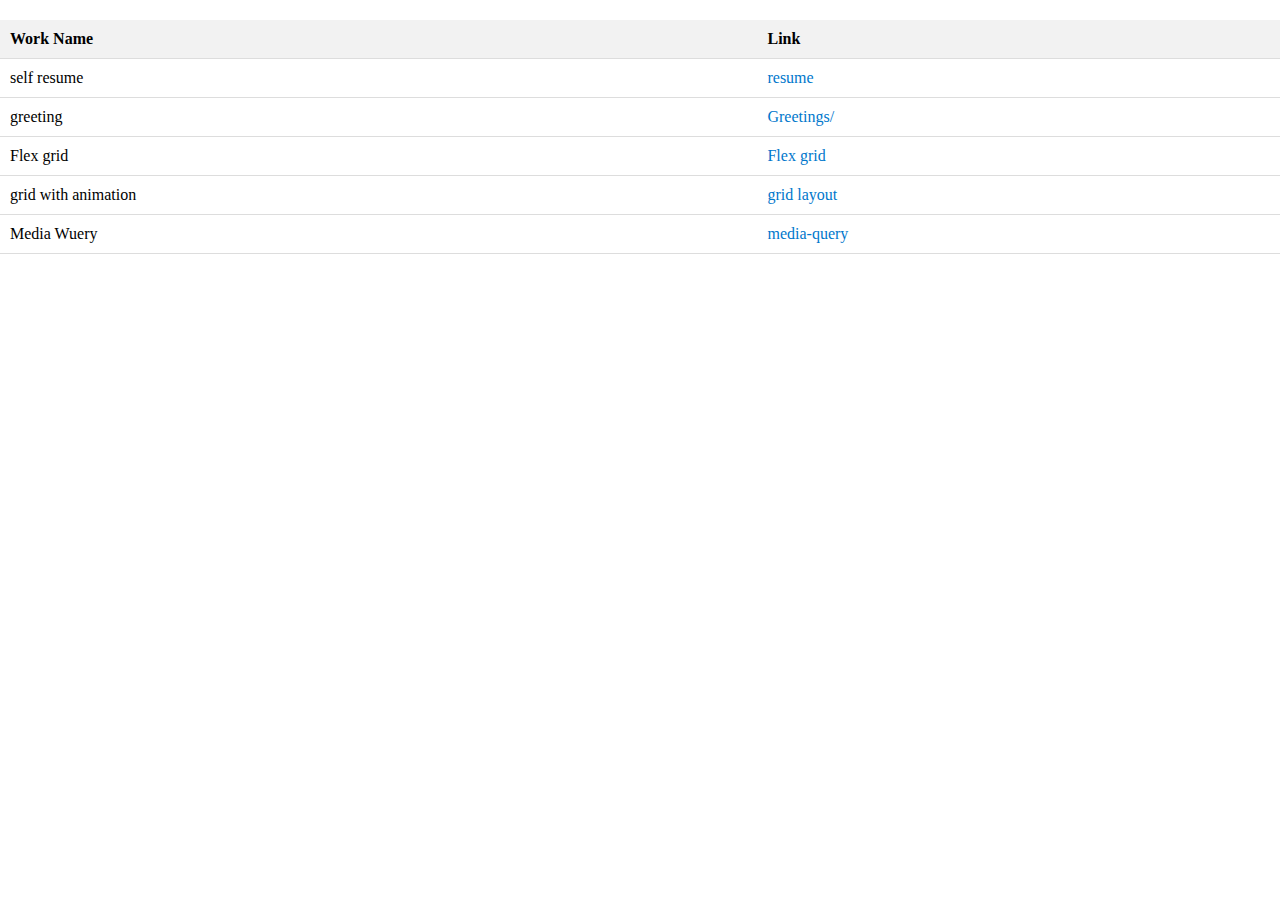
<file: index.html>
<!DOCTYPE html>
<html>
<head>
    <meta charset="UTF-8">
    <title>Work List</title>
    <style>
      /* reset default styles */
      * {
        box-sizing: border-box;
        margin: 0;
        padding: 0;
      }

      /* styles for table */
      table {
        width: 100%;
        border-collapse: collapse;
        margin-top: 20px;
      }

      table th, table td {
        padding: 10px;
        text-align: left;
        border-bottom: 1px solid #ddd;
      }

      table th {
        background-color: #f2f2f2;
      }

      /* styles for links */
      a {
        color: #0077cc;
        text-decoration: none;
      }

      a:hover {
        text-decoration: underline;
      }

      /* styles for table responsive on small screens */
      @media (max-width: 600px) {
        table {
          display: block;
        }

        table th, table td {
          display: block;
          width: 100%;
          text-align: center;
          border: none;
        }

        table td {
          border-bottom: 1px solid #ddd;
        }
      }
    </style>
</head>
<body>
    <table>
        <thead>
            <tr>
                <th>Work Name</th>
                <th>Link</th>
            </tr>
        </thead>
        <tbody>
            <tr>
                <td>self resume</td>
                <td>
                    <a href="resume-html">resume</a>
                </td>
            </tr>
            <tr>
                <td>greeting</td>
                <td>
                    <a href="greeting">Greetings/</a>
                </td>
            </tr>
            <tr>
                <td>Flex grid</td>
                <td>
                    <a href="flex-grid">Flex grid</a>
                </td>
            </tr>
            <tr>
                <td>grid with animation</td>
                <td>
                    <a href="grid-layout">grid layout</a>
                </td>
            </tr>
            <tr>
              <td>Media Wuery</td>
              <td>
                  <a href="media-query">media-query</a>
              </td>
          </tr>
        </tbody>
    </table>
</body>
</html>
</file>
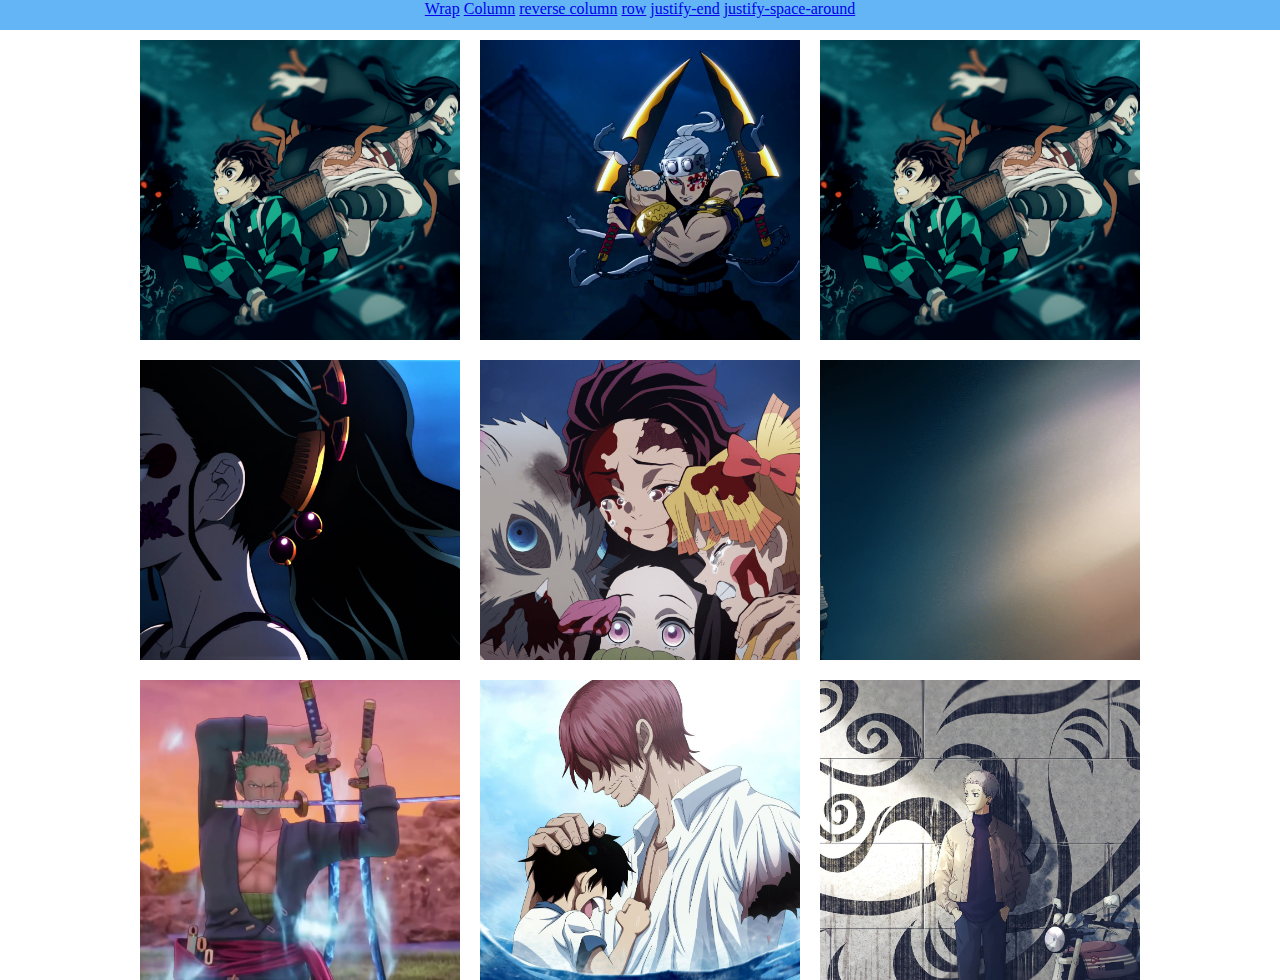
<file: flex-grid/index.html>
<!DOCTYPE html>
<html>
<head>
    <title>Wallpapers</title>
    <style>
    body {
      margin: 0;
      padding: 0;
    }
    ul {
        background-color: #64B5F6;
        height:30px;
        text-align:center;
    list-style-type: none;
    margin: 0;
    padding: 0;
    }

     /* .nav-bar{
        background-color: #64B5F6;
        height:30px;
        } */
    li {
    display: inline;
     }

    .flex-container {
      display: flex;
      flex-wrap: wrap;
      justify-content: center;
      align-items: center;
      height: 100vh;
    }

    .flex-item {
      width: 25%;
      height: 300px;
      margin: 10px;
      background-size: cover;
      background-position: center center;
      transition: transform 0.3s ease-in-out;
    }

    .flex-item:hover {
      transform: scale(1.05);
    }

    .image-1 {
      background-image: url('img/1.png');
    }

    .image-2 {
      background-image: url('img/2.png');
    }

    .image-3 {
      background-image: url('img/3.png');
    }

    .image-4 {
      background-image: url('img/4.jpg');
    }

    .image-5 {
      background-image: url('img/5.png');
    }
    .image-6 {
      background-image: url('img/6.png');
    }
    .image-7 {
      background-image: url('img/7.png');
    }
    .image-8 {
      background-image: url('img/8.jpg');
    }
    .image-9 {
      background-image: url('img/9.jpg');
    }
    /* Add more images as needed */

    @media screen and (max-width: 768px) {
      .flex-item {
        width: 50%;
      }
    }

    @media screen and (max-width: 480px) {
      .flex-item {
        width: 100%;
      }
    }
    </style>
</head>
<body>
    <div class="nav-bar">
        <ul>
            <li>
                <a href="index.html">Wrap</a>
            </li>
            <li>
                <a href="column.html">Column</a>
            </li>
            <li>
                <a href="reverse-column.html">reverse column</a>
            </li>
            <li>
                <a href="row.html">row</a>
            </li>
            <li>
                <a href="justify-content.html">justify-end</a>
            </li>
            <li>
                <a href=
                "just-space-around.html">justify-space-around</a>
            </li>
        </ul>
    </div>
    <div class="flex-container">
        <div class="flex-item image-1"></div>
        <div class="flex-item image-2"></div>
        <div class="flex-item image-3"></div>
        <div class="flex-item image-4"></div>
        <div class="flex-item image-5"></div>
        <div class="flex-item image-6"></div>
        <div class="flex-item image-7"></div>
        <div class="flex-item image-8"></div>
        <div class="flex-item image-9"></div>
        <!-- Add more images as needed -->
    </div>
</body>
</html>
</file>
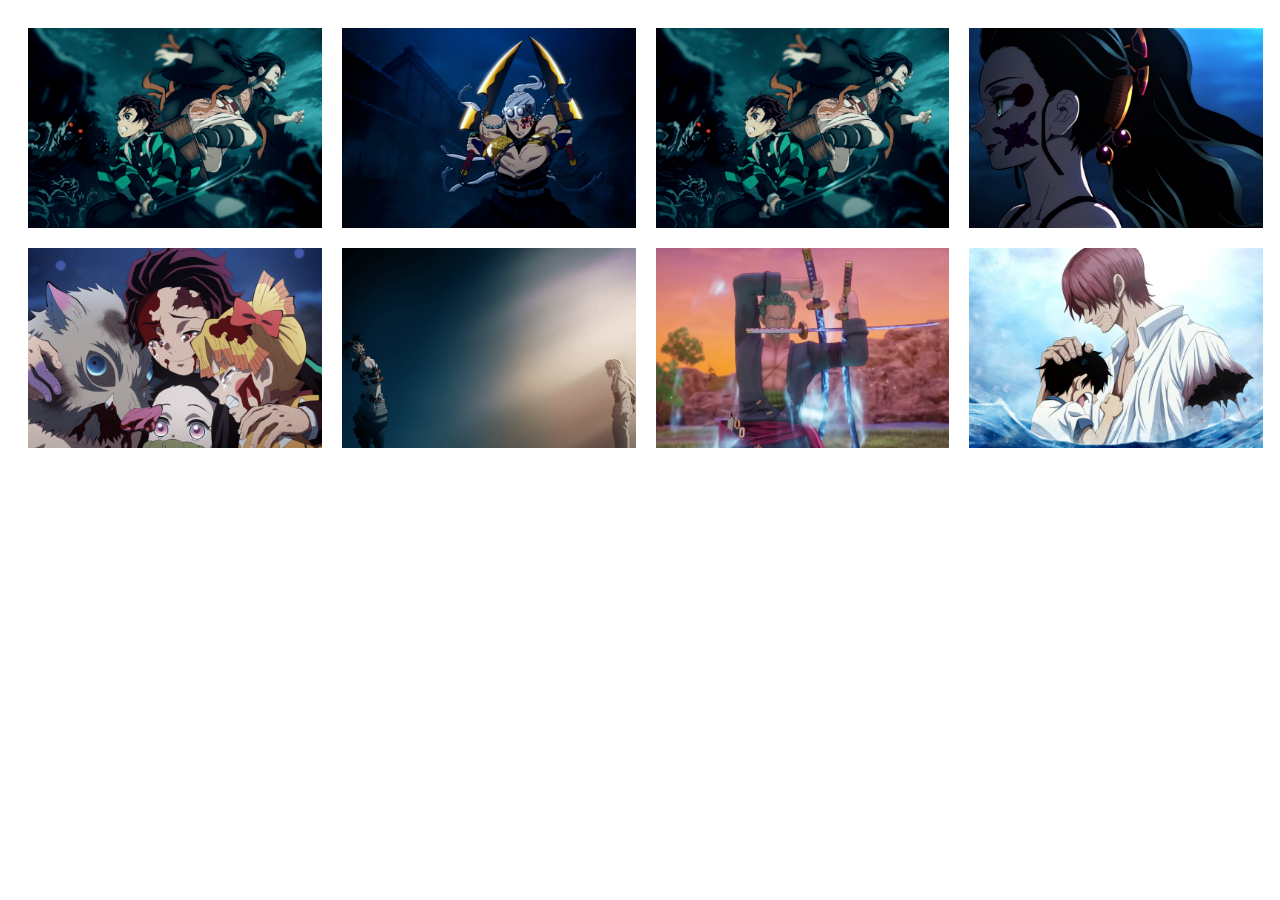
<file: grid-layout/index.html>
<!DOCTYPE html>
<html>
<head>
    <title>Centered Grid Layout with CSS Grid</title>
    <style>
         .container {
             display: grid;
             grid-template-columns: 24% 24% 24% 24% ;
             grid-template-rows: 200px 200px;
             grid-gap: 20px;
             justify-items: center;
             align-items: center;
             padding: 20px;
             animation: resize 10s ease infinite both;
         }
         .grid-item {
             width: 100%;
             height: 100%;
             margin: 10px;
             background-size: cover;
             background-position: center center;
             transition: transform 0.3s ease-in-out;
         }

         .grid-item:hover {
             transform: scale(1.05);
         }

         .image-1 {
             background-image: url('img/1.png');
         }@keyframes resize {
             0% {
             grid-template-columns: 24% 24% 24% 24% ;
             grid-template-rows: 200px 200px;
             }

             12% {
             grid-template-columns: 36% 20% 20% 20% ;
             grid-template-rows: 300px 100px;
             }
             22% {
             grid-template-columns: 36% 20% 20% 20% ;
             grid-template-rows: 100px 300px;
             }

             33% {
             grid-template-columns: 20% 36% 20% 20% ;
             grid-template-rows: 100px 300px;
             }
             44% {
             grid-template-columns: 20% 36% 20% 20% ;
             grid-template-rows: 300px 100px;
             }
             55% {
             grid-template-columns: 20% 20% 36% 20% ;
             grid-template-rows: 300px 100px;
             }
             66% {
             grid-template-columns: 20% 20% 36% 20% ;
             grid-template-rows: 100px 300px;
             }
             77% {
             grid-template-columns: 20% 20% 20% 36% ;
             grid-template-rows: 100px 300px;
             }
             88% {
             grid-template-columns: 20% 20% 20% 36% ;
             grid-template-rows: 300px 100px;
             }
             100% {
             grid-template-columns: 20% 20% 20% 36% ;
             grid-template-rows: 100px 300px;
             }
         }
         /* Animation keyframes */
         @keyframes rocket-flight {
             0%   {top: 0px;}
             25%  {top: 200px;}
         }

         .image-2 {
             background-image: url('img/2.png');
         }

         .image-3 {
             background-image: url('img/3.png');
         }

         .image-4 {
             background-image: url('img/4.jpg');
         }

         .image-5 {
             background-image: url('img/5.png');
         }
         .image-6 {
             background-image: url('img/6.png');
         }
         .image-7 {
             background-image: url('img/7.png');
         }
         .image-8 {
             background-image: url('img/8.jpg');
         }
         .image-9 {
             background-image: url('img/9.jpg');
         }

    </style>
</head>
<body>
    <div class="container">
        <div class="grid-item image-1"></div>
        <div class="grid-item image-2"></div>
        <div class="grid-item image-3"></div>
        <div class="grid-item image-4"></div>
        <div class="grid-item image-5"></div>
        <div class="grid-item image-6"></div>
        <div class="grid-item image-7"></div>
        <div class="grid-item image-8"></div>
    </div>
</body>
</html>
</file>
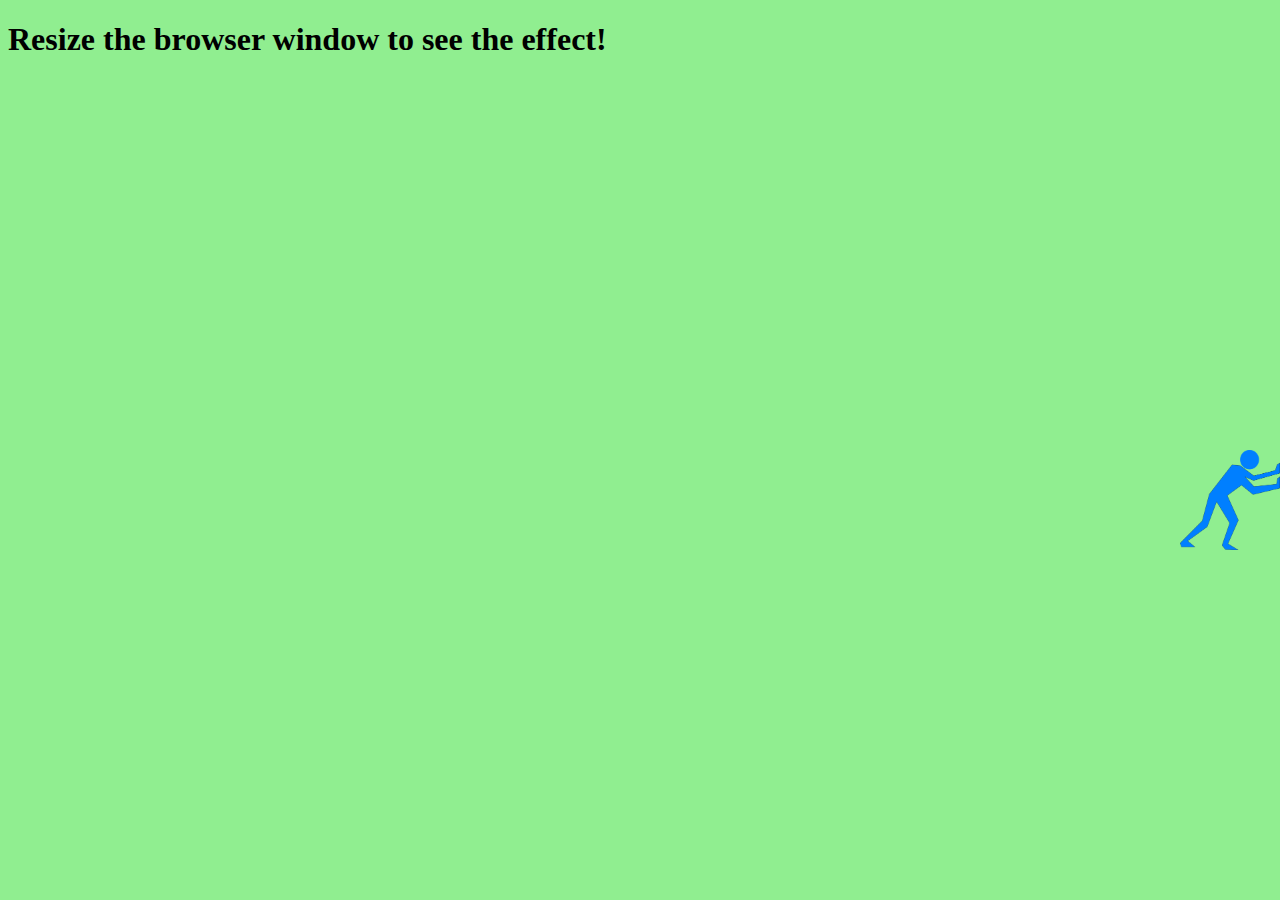
<file: media-query/index.html>
<!DOCTYPE html>
<html class="no-js">
<head>
    <meta charset="utf-8">
    <meta http-equiv="x-ua-compatible" content="ie=edge">
    <title>Media Query</title>
    <meta name="description" content="">
    <meta name="viewport" content=
    "width=device-width, initial-scale=1">
    <link rel="apple-touch-icon" href="/apple-touch-icon.png">
    <!-- Place favicon.ico in the root directory -->

    <style>
     body {
         background-color: pink;
     }
     .myimage {
         position:absolute;
         right:0%;
         top: 50%;
         width: 100%;
         height: 100px;
     }
     @media screen and (min-width: 480px) {
         body {
             background-color: lightgreen;
         }
     .myimage {
         position:absolute;
         right:0%;
         width: 100px;
         height: 100px;
    content: url("push.png")
     }
     }
    </style>
</head>
<body>
    <h1>Resize the browser window to see the
    effect!</h1><img class="myimage" src="stuck.jpg" alt="push">
</body>
</html>
</file>
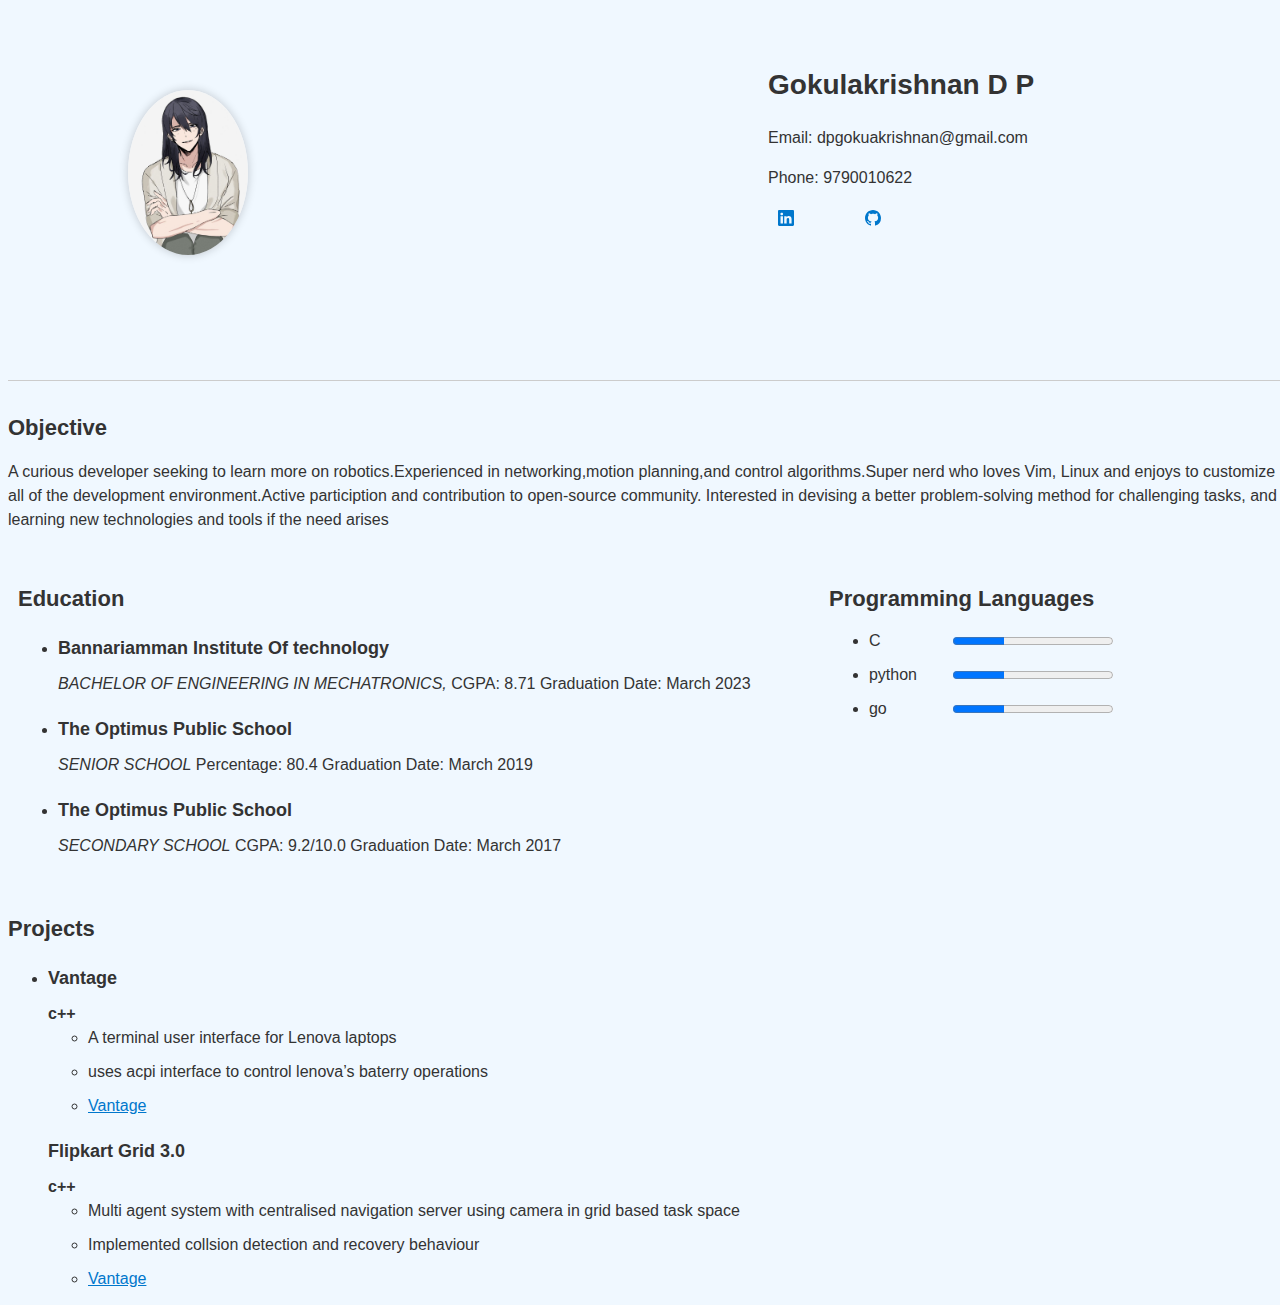
<file: resume-html/index.html>
<!DOCTYPE html>
<html>
<head>
  <meta charset="UTF-8">
  <title>Resume</title>
  <link rel="stylesheet" type="text/css" href="assets/css/style.css">
</head>
<body bgcolor="aliceblue">
  <img src="assets/img/me.jpg" alt="Profile Picture">
  <div class="name">
    <h1>Gokulakrishnan D P</h1>
    <p>Email: dpgokuakrishnan@gmail.com</p>
    <p>Phone: 9790010622</p>
    <div class="float">
      <a href=
      "https://www.linkedin.com/in/gokula-krishnan-5017401b5/"><svg xmlns="http://www.w3.org/2000/svg"
      width="16" height="16" fill="currentcolor" class=
      "bi bi-linkedin" viewbox="0 0 16 16">
      <path d=
      "M0 1.146C0 .513.526 0 1.175 0h13.65C15.474 0 16 .513 16 1.146v13.708c0 .633-.526 1.146-1.175 1.146H1.175C.526 16 0 15.487 0 14.854V1.146zm4.943 12.248V6.169H2.542v7.225h2.401zm-1.2-8.212c.837 0 1.358-.554 1.358-1.248-.015-.709-.52-1.248-1.342-1.248-.822 0-1.359.54-1.359 1.248 0 .694.521 1.248 1.327 1.248h.016zm4.908 8.212V9.359c0-.216.016-.432.08-.586.173-.431.568-.878 1.232-.878.869 0 1.216.662 1.216 1.634v3.865h2.401V9.25c0-2.22-1.184-3.252-2.764-3.252-1.274 0-1.845.7-2.165 1.193v.025h-.016a5.54 5.54 0 0 1 .016-.025V6.169h-2.4c.03.678 0 7.225 0 7.225h2.4z">
      </path></svg></a> <a href=
      "https://github.com/gokulmaxi"><svg xmlns=
      "http://www.w3.org/2000/svg" width="16" height="16" fill=
      "currentcolor" class="bi bi-github" viewbox="0 0 16 16">
      <path d=
      "M8 0C3.58 0 0 3.58 0 8c0 3.54 2.29 6.53 5.47 7.59.4.07.55-.17.55-.38 0-.19-.01-.82-.01-1.49-2.01.37-2.53-.49-2.69-.94-.09-.23-.48-.94-.82-1.13-.28-.15-.68-.52-.01-.53.63-.01 1.08.58 1.23.82.72 1.21 1.87.87 2.33.66.07-.52.28-.87.51-1.07-1.78-.2-3.64-.89-3.64-3.95 0-.87.31-1.59.82-2.15-.08-.2-.36-1.02.08-2.12 0 0 .67-.21 2.2.82.64-.18 1.32-.27 2-.27.68 0 1.36.09 2 .27 1.53-1.04 2.2-.82 2.2-.82.44 1.1.16 1.92.08 2.12.51.56.82 1.27.82 2.15 0 3.07-1.87 3.75-3.65 3.95.29.25.54.73.54 1.48 0 1.07-.01 1.93-.01 2.2 0 .21.15.46.55.38A8.012 8.012 0 0 0 16 8c0-4.42-3.58-8-8-8z">
      </path></svg></a>
    </div>
  </div>
  <div class="content">
    <hr>
    <h2>Objective</h2>
    <p>A curious developer seeking to learn more on
    robotics.Experienced in networking,motion planning,and control
    algorithms.Super nerd who loves Vim, Linux and enjoys to
    customize all of the development environment.Active
    particiption and contribution to open-source community.
    Interested in devising a better problem-solving method for
    challenging tasks, and learning new technologies and tools if
    the need arises</p>
    <div class="float">
      <div class="container-1">
        <h2>Education</h2>
        <ul>
          <li>
            <h3>Bannariamman Institute Of
            technology</h3><i>BACHELOR OF ENGINEERING IN
            MECHATRONICS,</i> CGPA: 8.71 Graduation Date: March
            2023
          </li>
          <li>
            <h3>The Optimus Public School</h3><i>SENIOR SCHOOL</i>
            Percentage: 80.4 Graduation Date: March 2019
          </li>
          <li>
            <h3>The Optimus Public School</h3><i>SECONDARY
            SCHOOL</i> CGPA: 9.2/10.0 Graduation Date: March 2017
          </li>
        </ul>
      </div>
      <div class="container-2">
        <h2>Programming Languages</h2>
        <ul>
          <li><label>C</label> <progress id="file" value="32" max=
          "100">45%</progress></li>
          <li><label>python</label> <progress id="file" value="32"
          max="100">50%</progress></li>
          <li><label>go</label> <progress id="file" align="left"
          value="32" max="100">45%</progress></li>
        </ul>
      </div>
    </div>
    <h2>Projects</h2>
    <ul>
      <li>
        <h3>Vantage</h3><b>c++</b>
        <ul>
          <li>A terminal user interface for Lenova laptops</li>
          <li>uses acpi interface to control lenova’s baterry
          operations</li>
          <li>
            <a href=
            "https://github.com/gokulmaxi/vantage">Vantage</a>
          </li>
        </ul>
        <h3>Flipkart Grid 3.0</h3><b>c++</b>
        <ul>
          <li>Multi agent system with centralised navigation server
          using camera in grid based task space</li>
          <li>Implemented collsion detection and recovery
          behaviour</li>
          <li>
            <a href=
            "https://github.com/gokulmaxi/flipkart-challenge">Vantage</a>
          </li>
        </ul>
      </li>
    </ul>
  </div>
</body>
</html>
</file>
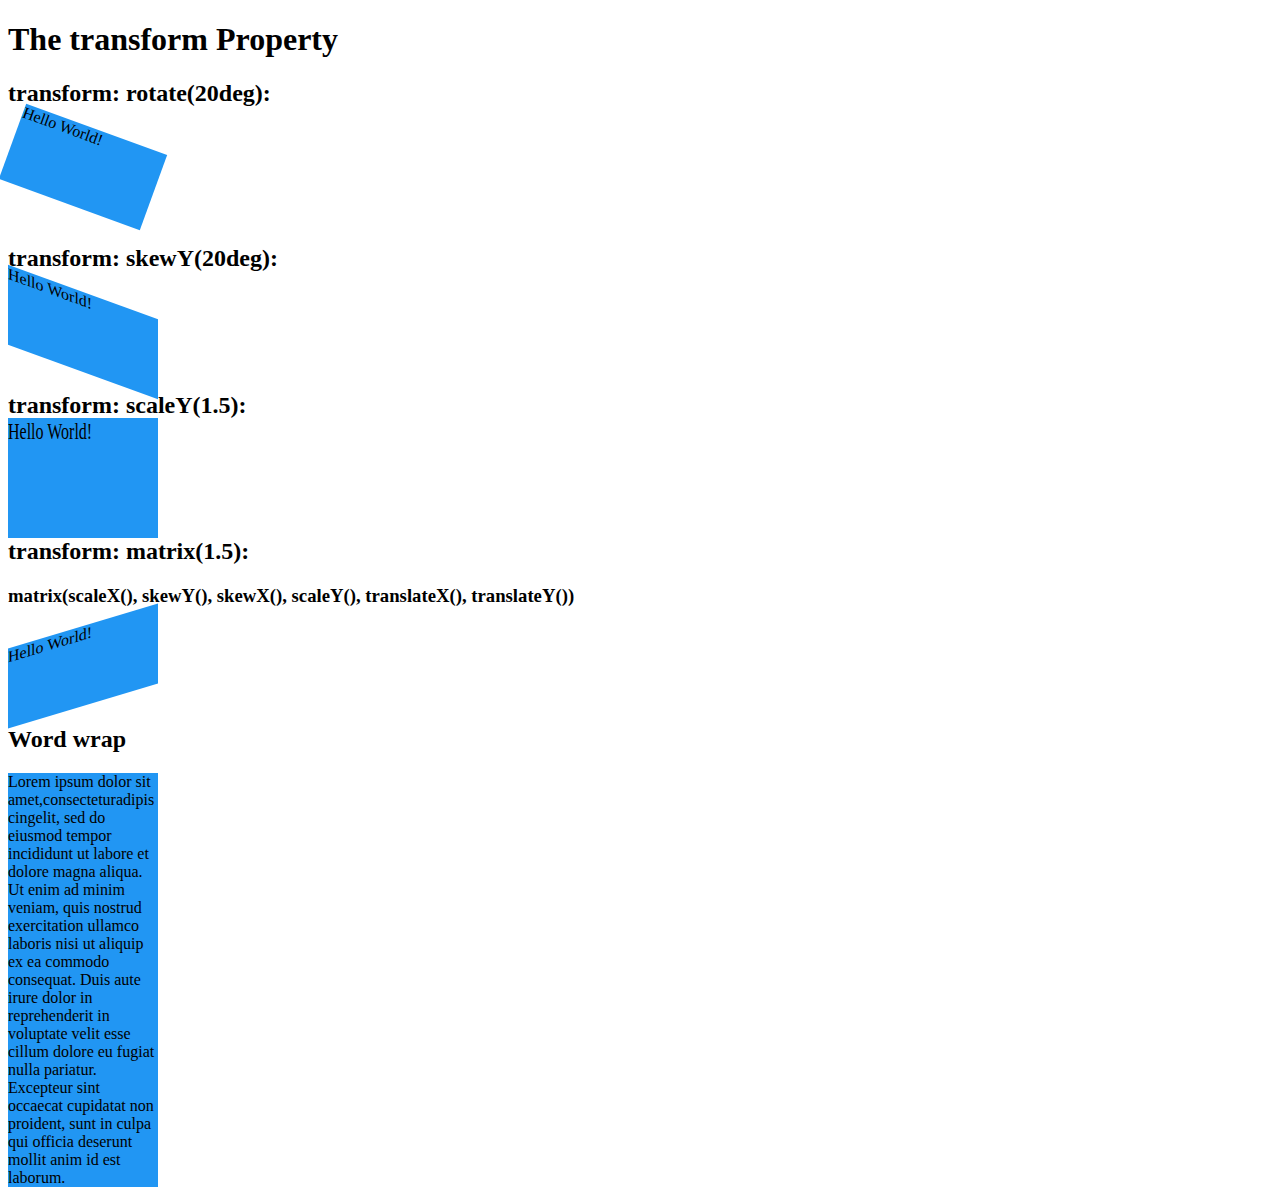
<file: transform/index.html>
<!DOCTYPE html>
<html class="no-js">
<head>
    <meta charset="utf-8">
    <meta http-equiv="x-ua-compatible" content="ie=edge">
    <title>Transform</title>
    <meta name="description" content="">
    <meta name="viewport" content=
    "width=device-width, initial-scale=1">
    <link rel="stylesheet" href="style.css">
    <!-- Place favicon.ico in the root directory -->
</head>
<body>
    <div class="flex-container">
        <div>
            <h1>The transform Property</h1>
            <h2>transform: rotate(20deg):</h2>
            <div class="a">
                Hello World!
            </div><br>
            <h2>transform: skewY(20deg):</h2>
        </div>
        <div class="b">
            Hello World!
        </div>
    </div>
    <h2>transform: scaleY(1.5):</h2>
    <div class="c">
        Hello World!
    </div>
    <h2>transform: matrix(1.5):</h2>
    <h3>matrix(scaleX(), skewY(), skewX(), scaleY(), translateX(),
    translateY())</h3>
    <div class="d">
        Hello World!
    </div>
    <h2>Word wrap</h2>
    <div class="e">
        Lorem ipsum dolor sit amet,consecteturadipiscingelit, sed
        do eiusmod tempor incididunt ut labore et dolore magna
        aliqua. Ut enim ad minim veniam, quis nostrud exercitation
        ullamco laboris nisi ut aliquip ex ea commodo consequat.
        Duis aute irure dolor in reprehenderit in voluptate velit
        esse cillum dolore eu fugiat nulla pariatur. Excepteur sint
        occaecat cupidatat non proident, sunt in culpa qui officia
        deserunt mollit anim id est laborum.
    </div>
</body>
</html>
</file>
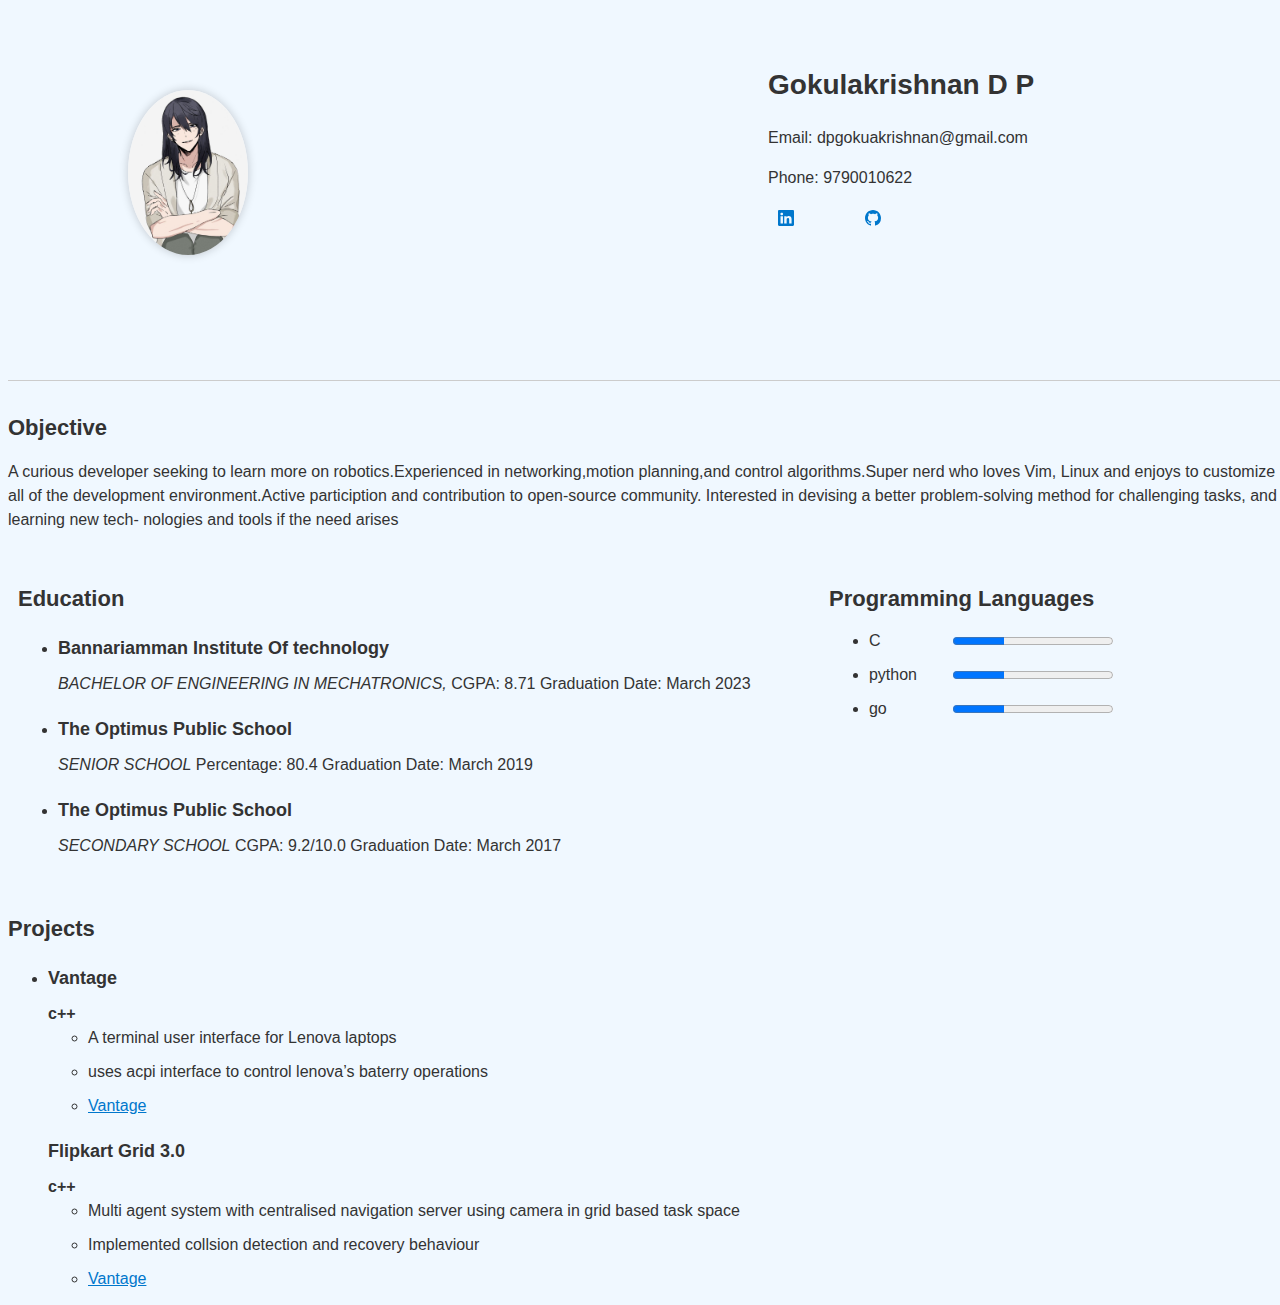
<file: self.html>
<!DOCTYPE html>
<html>
<head>
  <meta charset="UTF-8">
  <title>Resume</title>
  <link rel="stylesheet" type="text/css" href="style.css">
</head>
<body bgcolor="aliceblue">
  <img src="me.jpg" alt="Profile Picture">
  <div class="name">
    <h1>Gokulakrishnan D P</h1>
    <p>Email: dpgokuakrishnan@gmail.com</p>
    <p>Phone: 9790010622</p>
    <div class="float">
      <a href=
      "https://www.linkedin.com/in/gokula-krishnan-5017401b5/"><svg xmlns="http://www.w3.org/2000/svg"
      width="16" height="16" fill="currentcolor" class=
      "bi bi-linkedin" viewbox="0 0 16 16">
      <path d=
      "M0 1.146C0 .513.526 0 1.175 0h13.65C15.474 0 16 .513 16 1.146v13.708c0 .633-.526 1.146-1.175 1.146H1.175C.526 16 0 15.487 0 14.854V1.146zm4.943 12.248V6.169H2.542v7.225h2.401zm-1.2-8.212c.837 0 1.358-.554 1.358-1.248-.015-.709-.52-1.248-1.342-1.248-.822 0-1.359.54-1.359 1.248 0 .694.521 1.248 1.327 1.248h.016zm4.908 8.212V9.359c0-.216.016-.432.08-.586.173-.431.568-.878 1.232-.878.869 0 1.216.662 1.216 1.634v3.865h2.401V9.25c0-2.22-1.184-3.252-2.764-3.252-1.274 0-1.845.7-2.165 1.193v.025h-.016a5.54 5.54 0 0 1 .016-.025V6.169h-2.4c.03.678 0 7.225 0 7.225h2.4z">
      </path></svg></a> <a href=
      "https://github.com/gokulmaxi"><svg xmlns=
      "http://www.w3.org/2000/svg" width="16" height="16" fill=
      "currentcolor" class="bi bi-github" viewbox="0 0 16 16">
      <path d=
      "M8 0C3.58 0 0 3.58 0 8c0 3.54 2.29 6.53 5.47 7.59.4.07.55-.17.55-.38 0-.19-.01-.82-.01-1.49-2.01.37-2.53-.49-2.69-.94-.09-.23-.48-.94-.82-1.13-.28-.15-.68-.52-.01-.53.63-.01 1.08.58 1.23.82.72 1.21 1.87.87 2.33.66.07-.52.28-.87.51-1.07-1.78-.2-3.64-.89-3.64-3.95 0-.87.31-1.59.82-2.15-.08-.2-.36-1.02.08-2.12 0 0 .67-.21 2.2.82.64-.18 1.32-.27 2-.27.68 0 1.36.09 2 .27 1.53-1.04 2.2-.82 2.2-.82.44 1.1.16 1.92.08 2.12.51.56.82 1.27.82 2.15 0 3.07-1.87 3.75-3.65 3.95.29.25.54.73.54 1.48 0 1.07-.01 1.93-.01 2.2 0 .21.15.46.55.38A8.012 8.012 0 0 0 16 8c0-4.42-3.58-8-8-8z">
      </path></svg></a>
    </div>
  </div>
  <div class="content">
    <hr>
    <h2>Objective</h2>
    <p>A curious developer seeking to learn more on
    robotics.Experienced in networking,motion planning,and control
    algorithms.Super nerd who loves Vim, Linux and enjoys to
    customize all of the development environment.Active
    particiption and contribution to open-source community.
    Interested in devising a better problem-solving method for
    challenging tasks, and learning new tech- nologies and tools if
    the need arises</p>
    <div class="float">
      <div class="container-1">
        <h2>Education</h2>
        <ul>
          <li>
            <h3>Bannariamman Institute Of
            technology</h3><i>BACHELOR OF ENGINEERING IN
            MECHATRONICS,</i> CGPA: 8.71 Graduation Date: March
            2023
          </li>
          <li>
            <h3>The Optimus Public School</h3><i>SENIOR SCHOOL</i>
            Percentage: 80.4 Graduation Date: March 2019
          </li>
          <li>
            <h3>The Optimus Public School</h3><i>SECONDARY
            SCHOOL</i> CGPA: 9.2/10.0 Graduation Date: March 2017
          </li>
        </ul>
      </div>
      <div class="container-2">
        <h2>Programming Languages</h2>
        <ul>
          <li><label>C</label> <progress id="file" value="32" max=
          "100">45%</progress></li>
          <li><label>python</label> <progress id="file" value="32"
          max="100">50%</progress></li>
          <li><label>go</label> <progress id="file" align="left"
          value="32" max="100">45%</progress></li>
        </ul>
      </div>
    </div>
    <h2>Projects</h2>
    <ul>
      <li>
        <h3>Vantage</h3><b>c++</b>
        <ul>
          <li>A terminal user interface for Lenova laptops</li>
          <li>uses acpi interface to control lenova’s baterry
          operations</li>
          <li>
            <a href=
            "https://github.com/gokulmaxi/vantage">Vantage</a>
          </li>
        </ul>
        <h3>Flipkart Grid 3.0</h3><b>c++</b>
        <ul>
          <li>Multi agent system with centralised navigation server
          using camera in grid based task space</li>
          <li>Implemented collsion detection and recovery
          behaviour</li>
          <li>
            <a href=
            "https://github.com/gokulmaxi/flipkart-challenge">Vantage</a>
          </li>
        </ul>
      </li>
    </ul>
  </div>
</body>
</html>
</file>
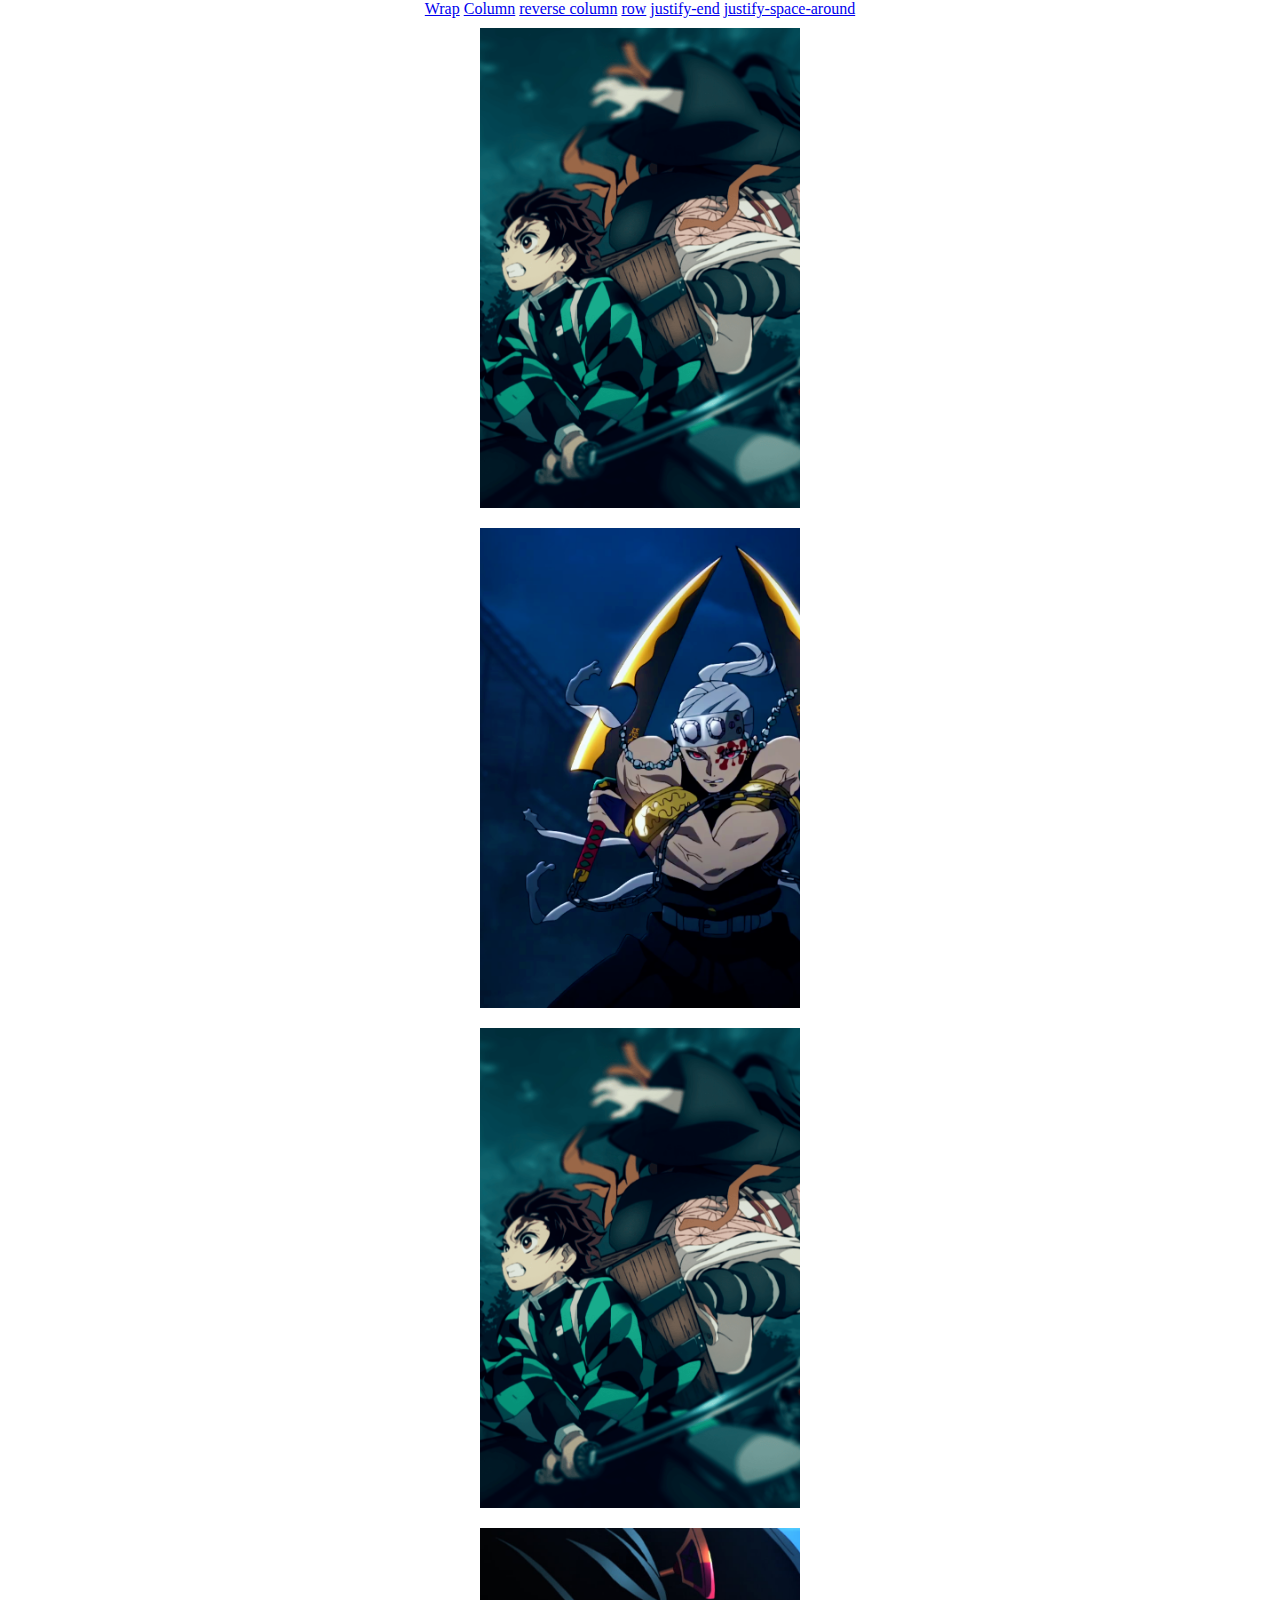
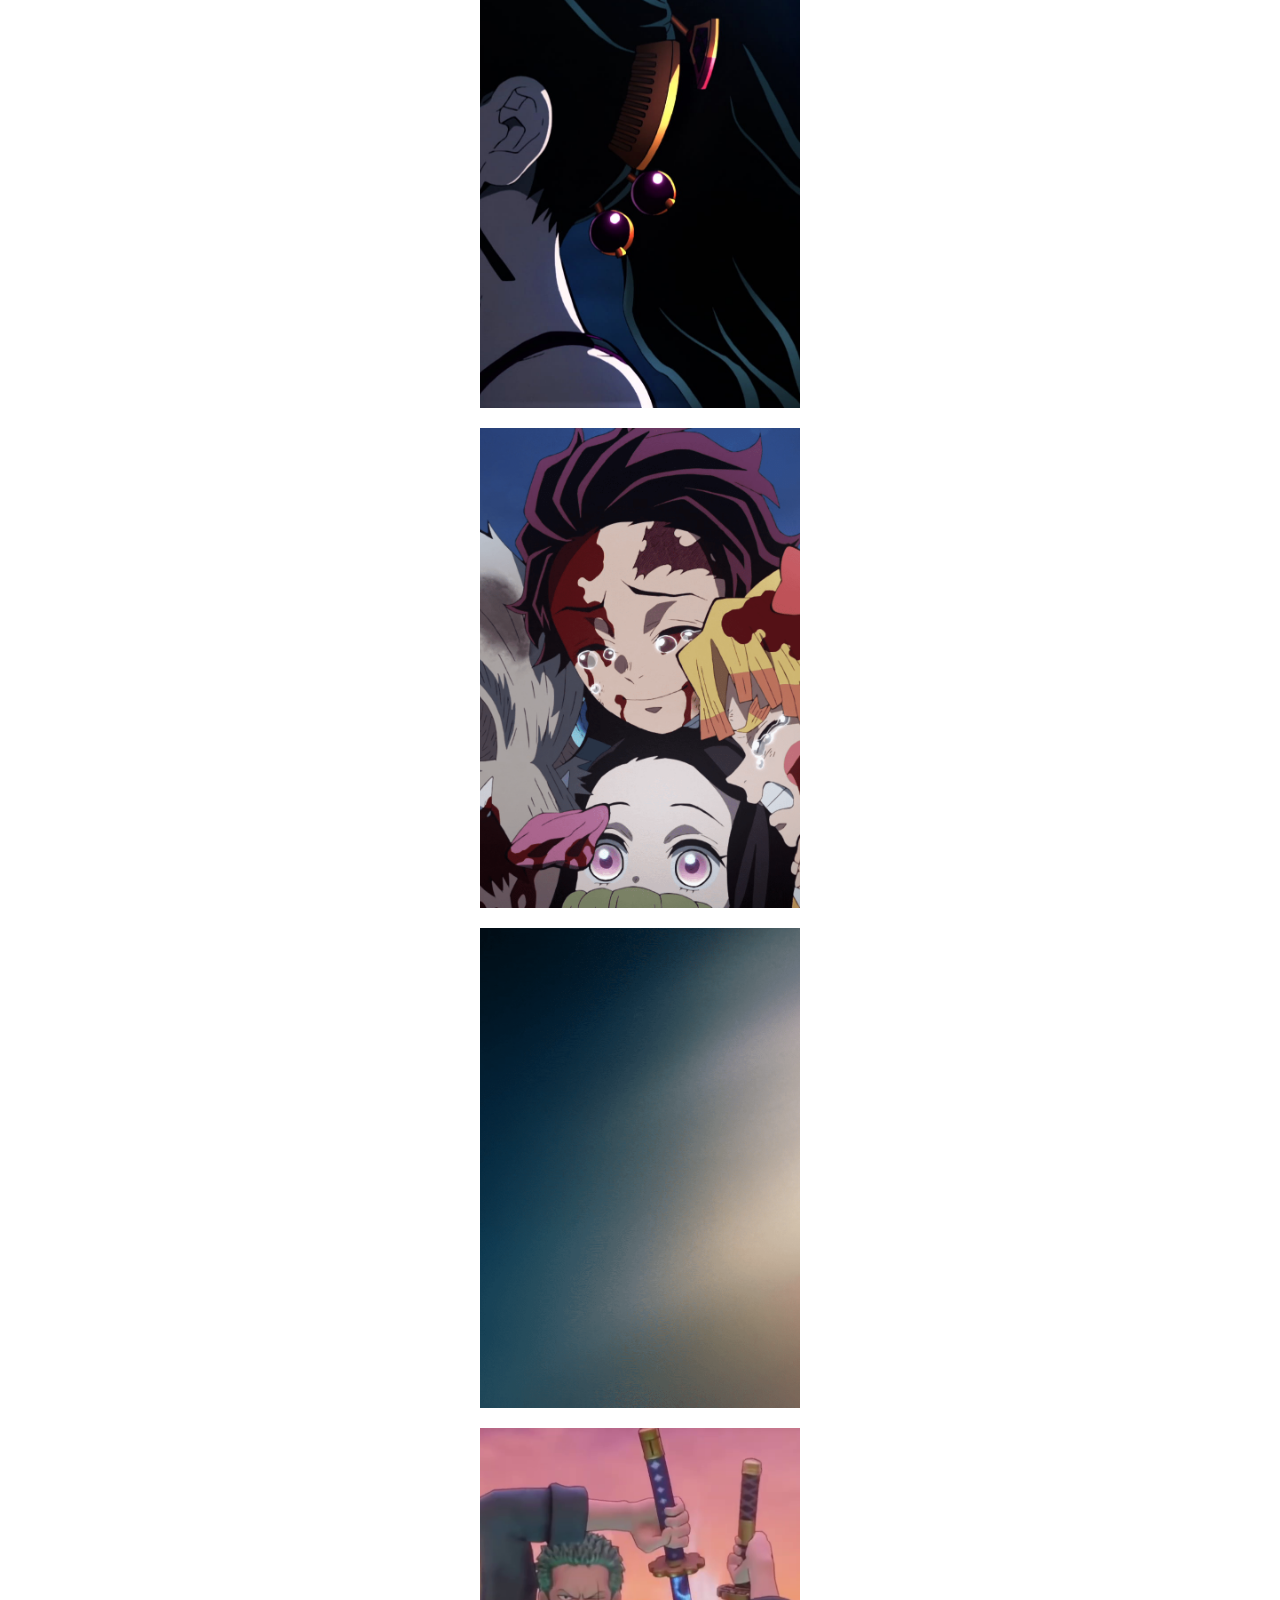
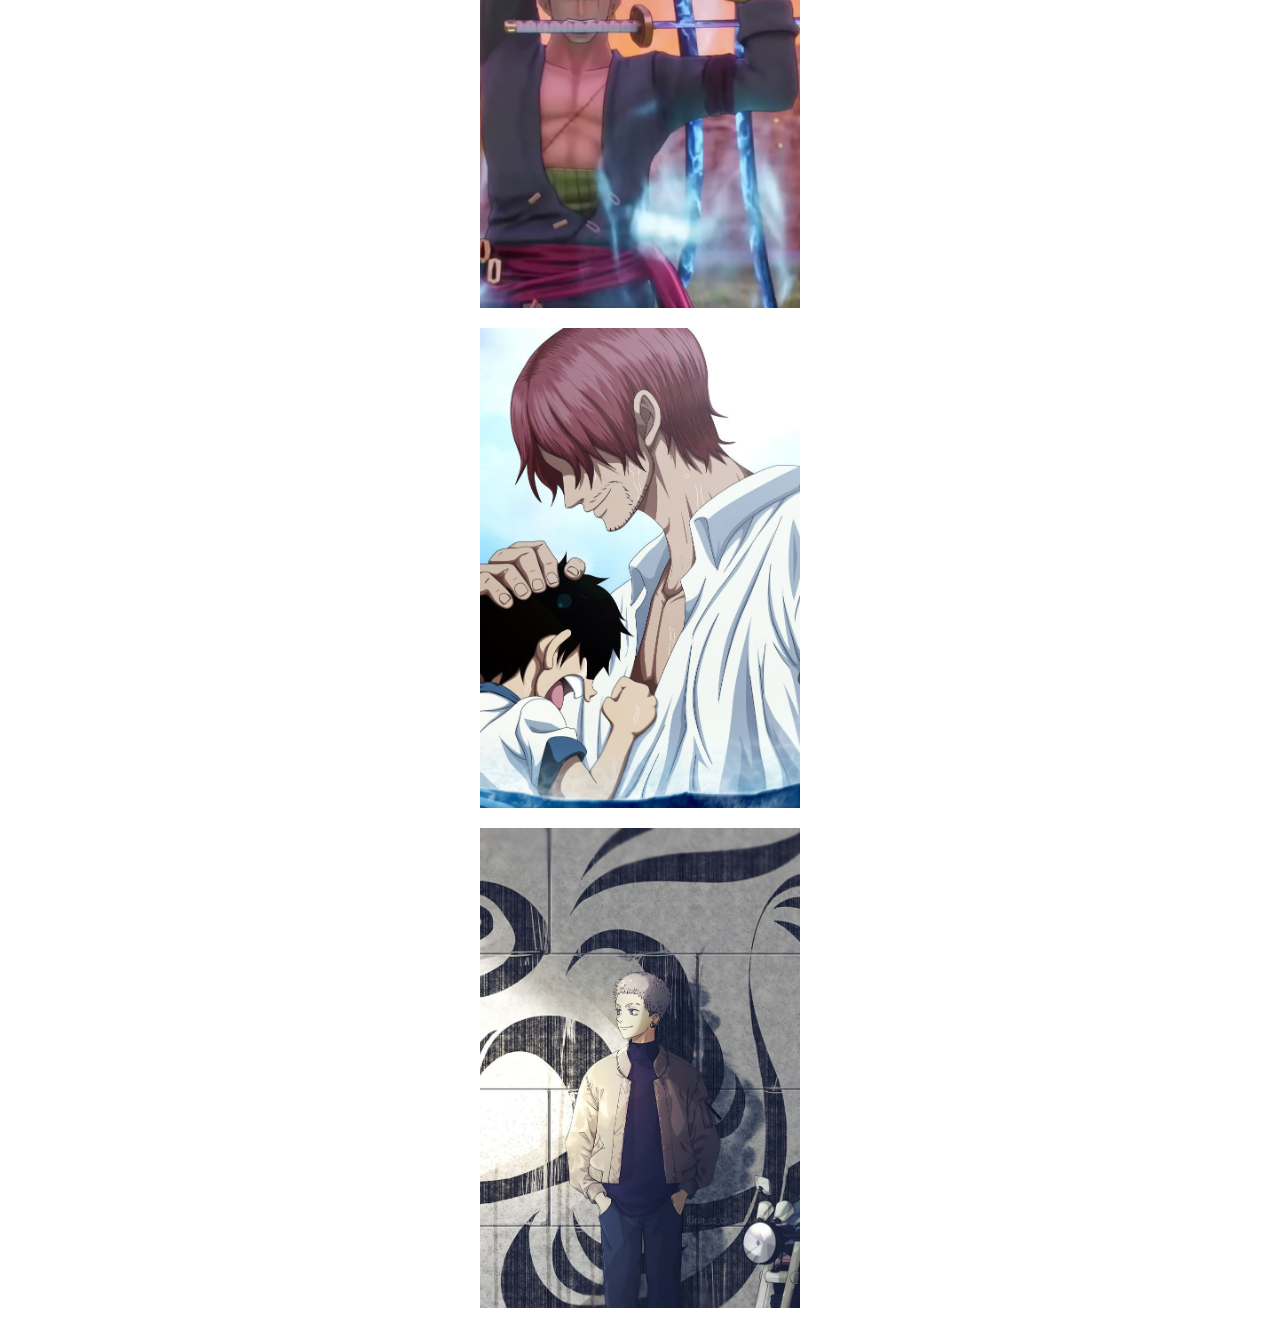
<file: flex-grid/column.html>
<!DOCTYPE html>
<html>
<head>
    <title>Wallpapers</title>
    <style>
    body {
      margin: 0;
      padding: 0;
    }
    ul {
    text-align:center;
    list-style-type: none;
    margin: 0;
    padding: 0;
    }

    li {
    display: inline;
     }

    .flex-container {
      display: flex;
      flex-direction: column;
      justify-content: center;
      align-items: center;
      height: 500vh;
    }

    .flex-item {
      width: 25%;
      height: 600px;
      margin: 10px;
      background-size: cover;
      background-position: center center;
      transition: transform 0.3s ease-in-out;
    }

    .flex-item:hover {
      transform: scale(1.05);
    }

    .image-1 {
      background-image: url('img/1.png');
    }

    .image-2 {
      background-image: url('img/2.png');
    }

    .image-3 {
      background-image: url('img/3.png');
    }

    .image-4 {
      background-image: url('img/4.jpg');
    }

    .image-5 {
      background-image: url('img/5.png');
    }
    .image-6 {
      background-image: url('img/6.png');
    }
    .image-7 {
      background-image: url('img/7.png');
    }
    .image-8 {
      background-image: url('img/8.jpg');
    }
    .image-9 {
      background-image: url('img/9.jpg');
    }
    /* Add more images as needed */

    @media screen and (max-width: 768px) {
      .flex-item {
        width: 50%;
      }
    }

    @media screen and (max-width: 480px) {
      .flex-item {
        width: 100%;
      }
    }
    </style>
</head>
<body>
    <div class="nav-bar">
        <ul>
            <li>
                <a href="index.html">Wrap</a>
            </li>
            <li>
                <a href="column.html">Column</a>
            </li>
            <li>
                <a href="reverse-column.html">reverse column</a>
            </li>
            <li>
                <a href="row.html">row</a>
            </li>
            <li>
                <a href="justify-content.html">justify-end</a>
            </li>
            <li>
                <a href=
                "just-space-around.html">justify-space-around</a>
            </li>
        </ul>
    </div>
    <div class="flex-container">
        <div class="flex-item image-1"></div>
        <div class="flex-item image-2"></div>
        <div class="flex-item image-3"></div>
        <div class="flex-item image-4"></div>
        <div class="flex-item image-5"></div>
        <div class="flex-item image-6"></div>
        <div class="flex-item image-7"></div>
        <div class="flex-item image-8"></div>
        <div class="flex-item image-9"></div>
        <!-- Add more images as needed -->
    </div>
</body>
</html>
</file>
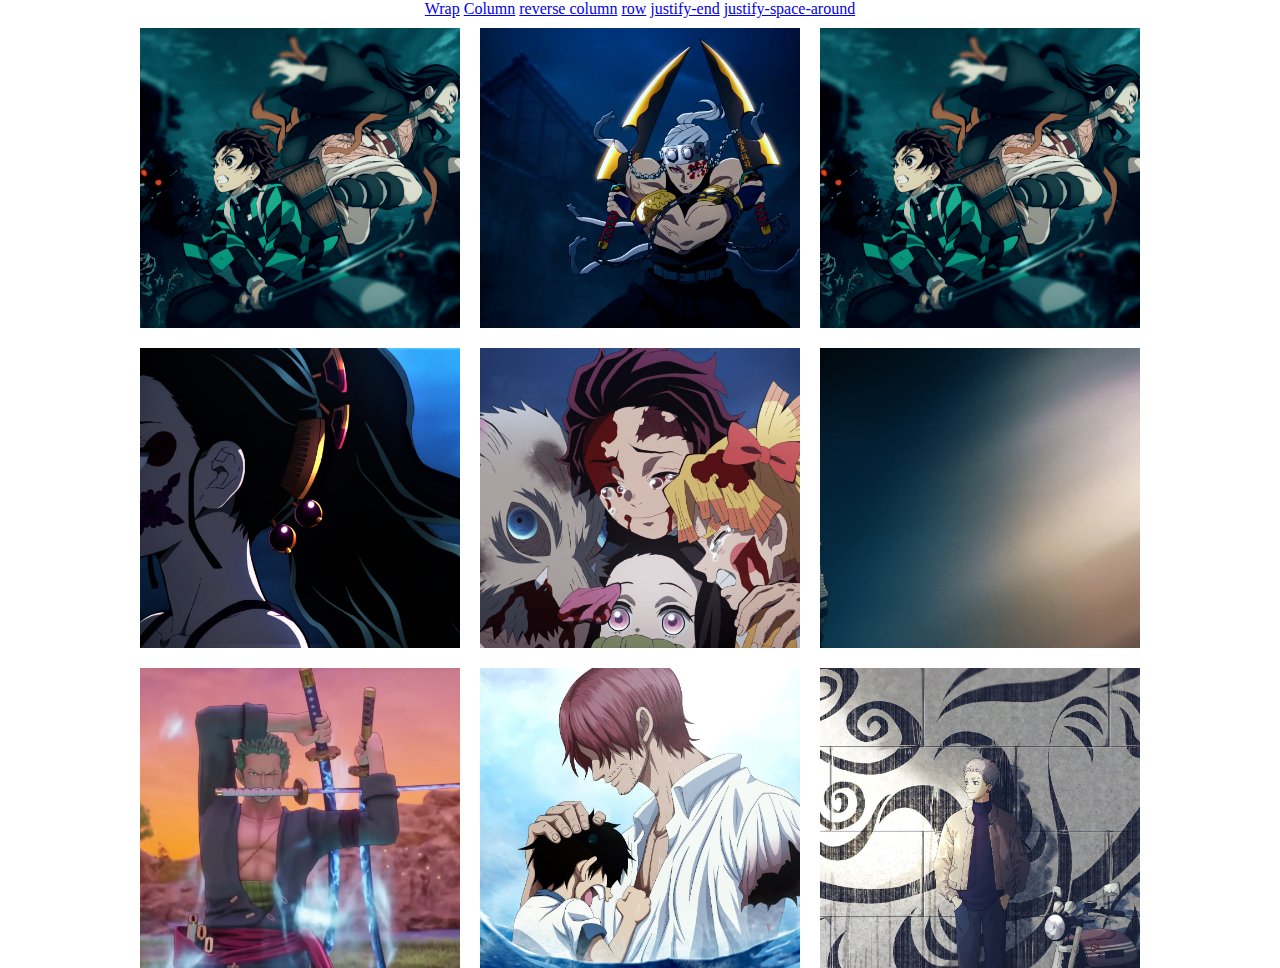
<file: flex-grid/flow.html>
<!DOCTYPE html>
<html>
<head>
    <title>Wallpapers</title>
    <style>
    body {
      margin: 0;
      padding: 0;
    }
    ul {
        text-align:center;
    list-style-type: none;
    margin: 0;
    padding: 0;
    }

    li {
    display: inline;
     }

    .flex-container {
      display: flex;
    flex-flow: row wrap;

      justify-content: center;
      align-items: center;
      height: 100vh;
    }

    .flex-item {
      width: 25%;
      height: 300px;
      margin: 10px;
      background-size: cover;
      background-position: center center;
      transition: transform 0.3s ease-in-out;
    }

    .flex-item:hover {
      transform: scale(1.05);
    }

    .image-1 {
      background-image: url('img/1.png');
    }

    .image-2 {
      background-image: url('img/2.png');
    }

    .image-3 {
      background-image: url('img/3.png');
    }

    .image-4 {
      background-image: url('img/4.jpg');
    }

    .image-5 {
      background-image: url('img/5.png');
    }
    .image-6 {
      background-image: url('img/6.png');
    }
    .image-7 {
      background-image: url('img/7.png');
    }
    .image-8 {
      background-image: url('img/8.jpg');
    }
    .image-9 {
      background-image: url('img/9.jpg');
    }
    /* Add more images as needed */

    @media screen and (max-width: 768px) {
      .flex-item {
        width: 50%;
      }
    }

    @media screen and (max-width: 480px) {
      .flex-item {
        width: 100%;
      }
    }
    </style>
</head>
<body>
    <ul>
        <li>
            <a href="index.html">Wrap</a>
        </li>
        <li>
            <a href="column.html">Column</a>
        </li>
        <li>
            <a href="reverse-column.html">reverse column</a>
        </li>
        <li>
            <a href="row.html">row</a>
        </li>
        <li>
            <a href="justify-content.html">justify-end</a>
        </li>
        <li>
            <a href=
            "just-space-around.html">justify-space-around</a>
        </li>
    </ul>
    <div class="flex-container">
        <div class="flex-item image-1"></div>
        <div class="flex-item image-2"></div>
        <div class="flex-item image-3"></div>
        <div class="flex-item image-4"></div>
        <div class="flex-item image-5"></div>
        <div class="flex-item image-6"></div>
        <div class="flex-item image-7"></div>
        <div class="flex-item image-8"></div>
        <div class="flex-item image-9"></div>
        <!-- Add more images as needed -->
    </div>
</body>
</html>
</file>
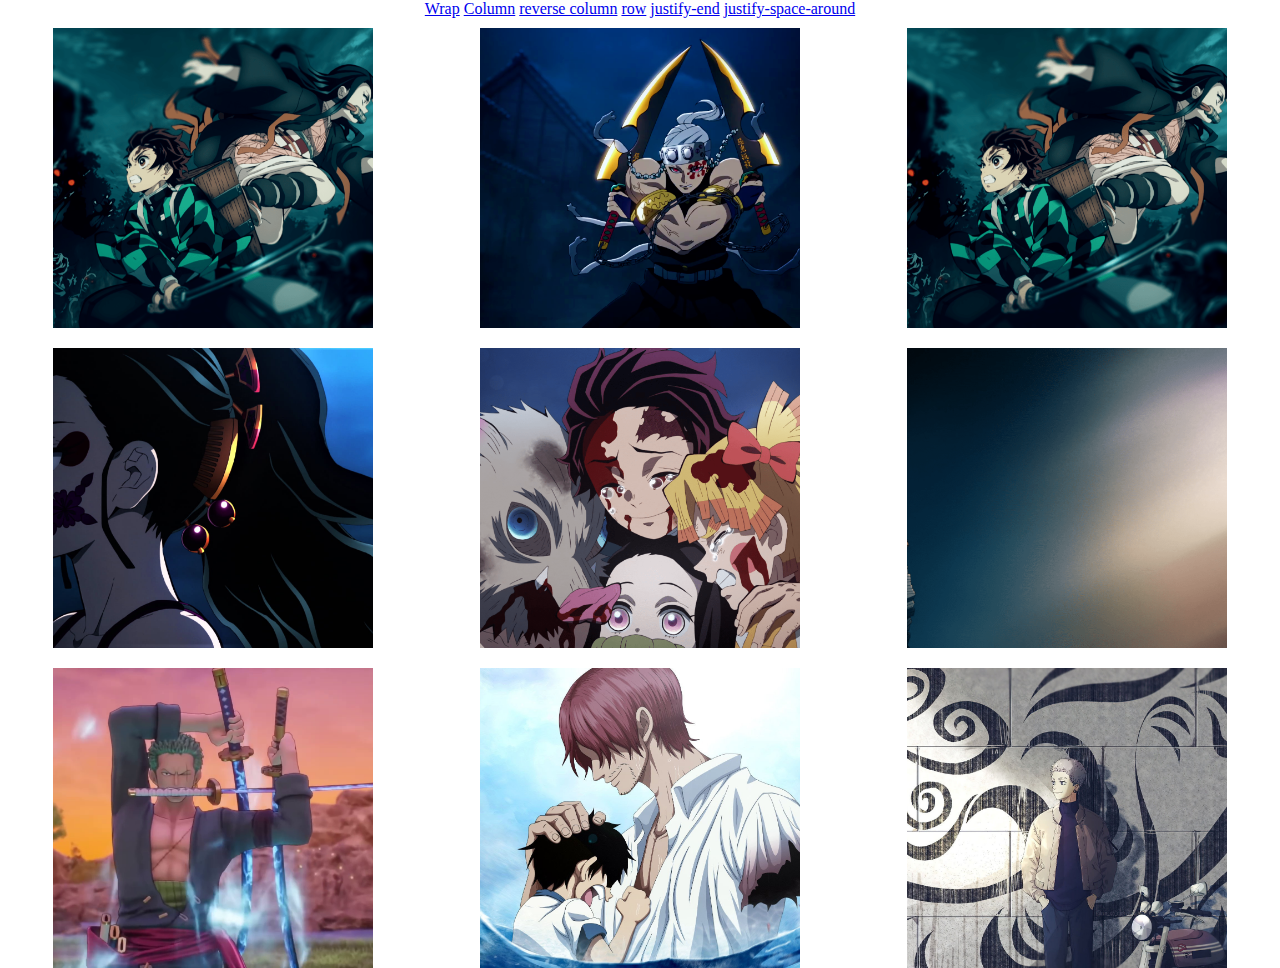
<file: flex-grid/just-space-around.html>
<!DOCTYPE html>
<html>
<head>
    <title>Wallpapers</title>
    <style>
    body {
      margin: 0;
      padding: 0;
    }
    ul {
        text-align:center;
    list-style-type: none;
    margin: 0;
    padding: 0;
    }

    li {
    display: inline;
     }

    .flex-container {
      display: flex;
    flex-flow: row wrap;

      justify-content: space-around;
      align-items: center;
      height: 100vh;
    }

    .flex-item {
      width: 25%;
      height: 300px;
      margin: 10px;
      background-size: cover;
      background-position: center center;
      transition: transform 0.3s ease-in-out;
    }

    .flex-item:hover {
      transform: scale(1.05);
    }

    .image-1 {
      background-image: url('img/1.png');
    }

    .image-2 {
      background-image: url('img/2.png');
    }

    .image-3 {
      background-image: url('img/3.png');
    }

    .image-4 {
      background-image: url('img/4.jpg');
    }

    .image-5 {
      background-image: url('img/5.png');
    }
    .image-6 {
      background-image: url('img/6.png');
    }
    .image-7 {
      background-image: url('img/7.png');
    }
    .image-8 {
      background-image: url('img/8.jpg');
    }
    .image-9 {
      background-image: url('img/9.jpg');
    }
    /* Add more images as needed */

    @media screen and (max-width: 768px) {
      .flex-item {
        width: 50%;
      }
    }

    @media screen and (max-width: 480px) {
      .flex-item {
        width: 100%;
      }
    }
    </style>
</head>
<body>
    <ul>
        <li>
            <a href="index.html">Wrap</a>
        </li>
        <li>
            <a href="column.html">Column</a>
        </li>
        <li>
            <a href="reverse-column.html">reverse column</a>
        </li>
        <li>
            <a href="row.html">row</a>
        </li>
        <li>
            <a href="justify-content.html">justify-end</a>
        </li>
        <li>
            <a href=
            "just-space-around.html">justify-space-around</a>
        </li>
    </ul>
    <div class="flex-container">
        <div class="flex-item image-1"></div>
        <div class="flex-item image-2"></div>
        <div class="flex-item image-3"></div>
        <div class="flex-item image-4"></div>
        <div class="flex-item image-5"></div>
        <div class="flex-item image-6"></div>
        <div class="flex-item image-7"></div>
        <div class="flex-item image-8"></div>
        <div class="flex-item image-9"></div>
        <!-- Add more images as needed -->
    </div>
</body>
</html>
</file>
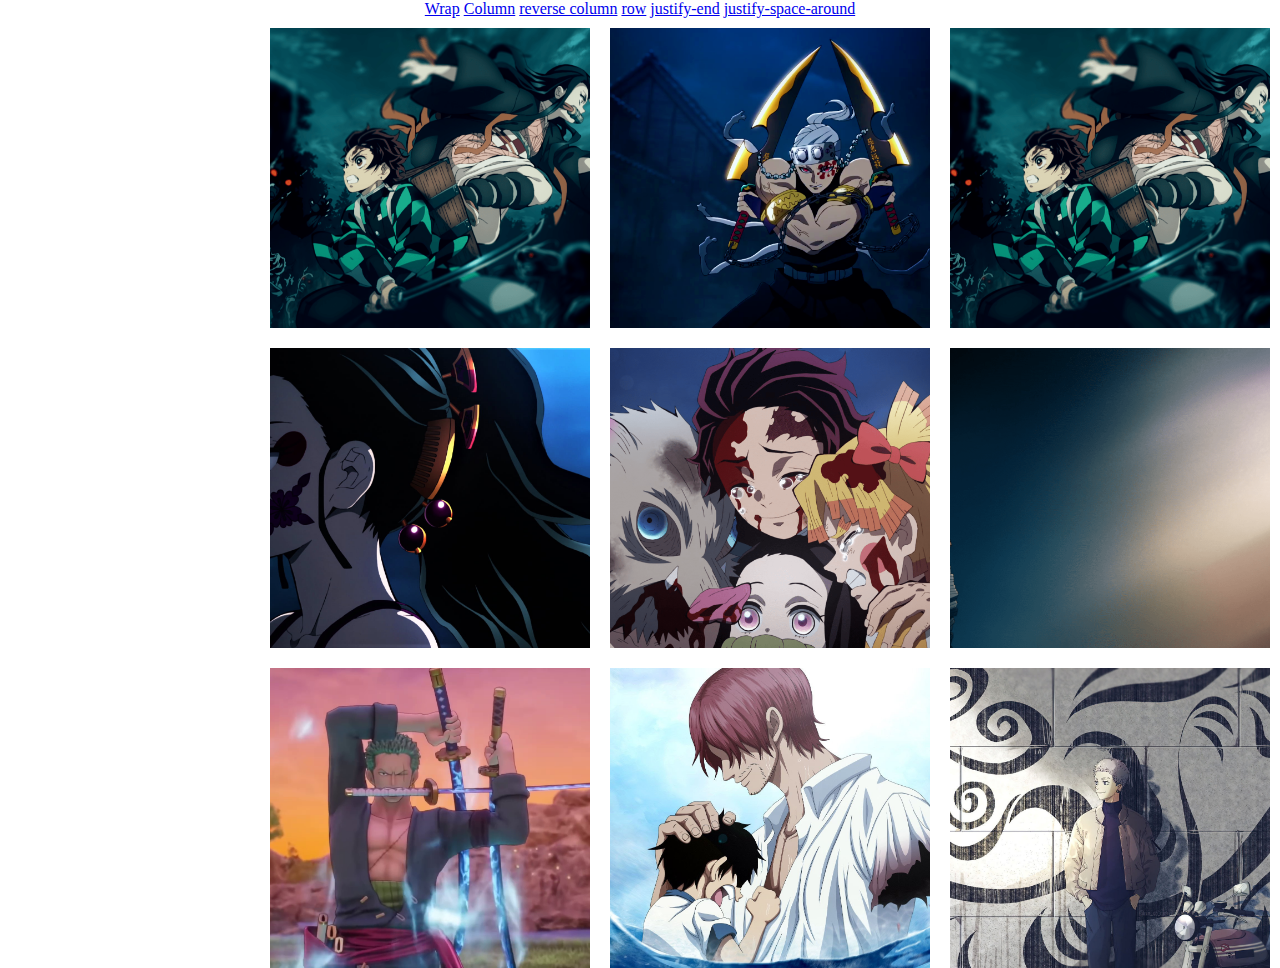
<file: flex-grid/justify-content.html>
<!DOCTYPE html>
<html>
<head>
    <title>Wallpapers</title>
    <style>
    body {
      margin: 0;
      padding: 0;
    }
    ul {
        text-align:center;
    list-style-type: none;
    margin: 0;
    padding: 0;
    }

    li {
    display: inline;
     }

    .flex-container {
      display: flex;
    flex-flow: row wrap;

      justify-content: end;
      align-items: center;
      height: 100vh;
    }

    .flex-item {
      width: 25%;
      height: 300px;
      margin: 10px;
      background-size: cover;
      background-position: center center;
      transition: transform 0.3s ease-in-out;
    }

    .flex-item:hover {
      transform: scale(1.05);
    }

    .image-1 {
      background-image: url('img/1.png');
    }

    .image-2 {
      background-image: url('img/2.png');
    }

    .image-3 {
      background-image: url('img/3.png');
    }

    .image-4 {
      background-image: url('img/4.jpg');
    }

    .image-5 {
      background-image: url('img/5.png');
    }
    .image-6 {
      background-image: url('img/6.png');
    }
    .image-7 {
      background-image: url('img/7.png');
    }
    .image-8 {
      background-image: url('img/8.jpg');
    }
    .image-9 {
      background-image: url('img/9.jpg');
    }
    /* Add more images as needed */

    @media screen and (max-width: 768px) {
      .flex-item {
        width: 50%;
      }
    }

    @media screen and (max-width: 480px) {
      .flex-item {
        width: 100%;
      }
    }
    </style>
</head>
<body>
    <ul>
        <li>
            <a href="index.html">Wrap</a>
        </li>
        <li>
            <a href="column.html">Column</a>
        </li>
        <li>
            <a href="reverse-column.html">reverse column</a>
        </li>
        <li>
            <a href="row.html">row</a>
        </li>
        <li>
            <a href="justify-content.html">justify-end</a>
        </li>
        <li>
            <a href=
            "just-space-around.html">justify-space-around</a>
        </li>
    </ul>
    <div class="flex-container">
        <div class="flex-item image-1"></div>
        <div class="flex-item image-2"></div>
        <div class="flex-item image-3"></div>
        <div class="flex-item image-4"></div>
        <div class="flex-item image-5"></div>
        <div class="flex-item image-6"></div>
        <div class="flex-item image-7"></div>
        <div class="flex-item image-8"></div>
        <div class="flex-item image-9"></div>
        <!-- Add more images as needed -->
    </div>
</body>
</html>
</file>
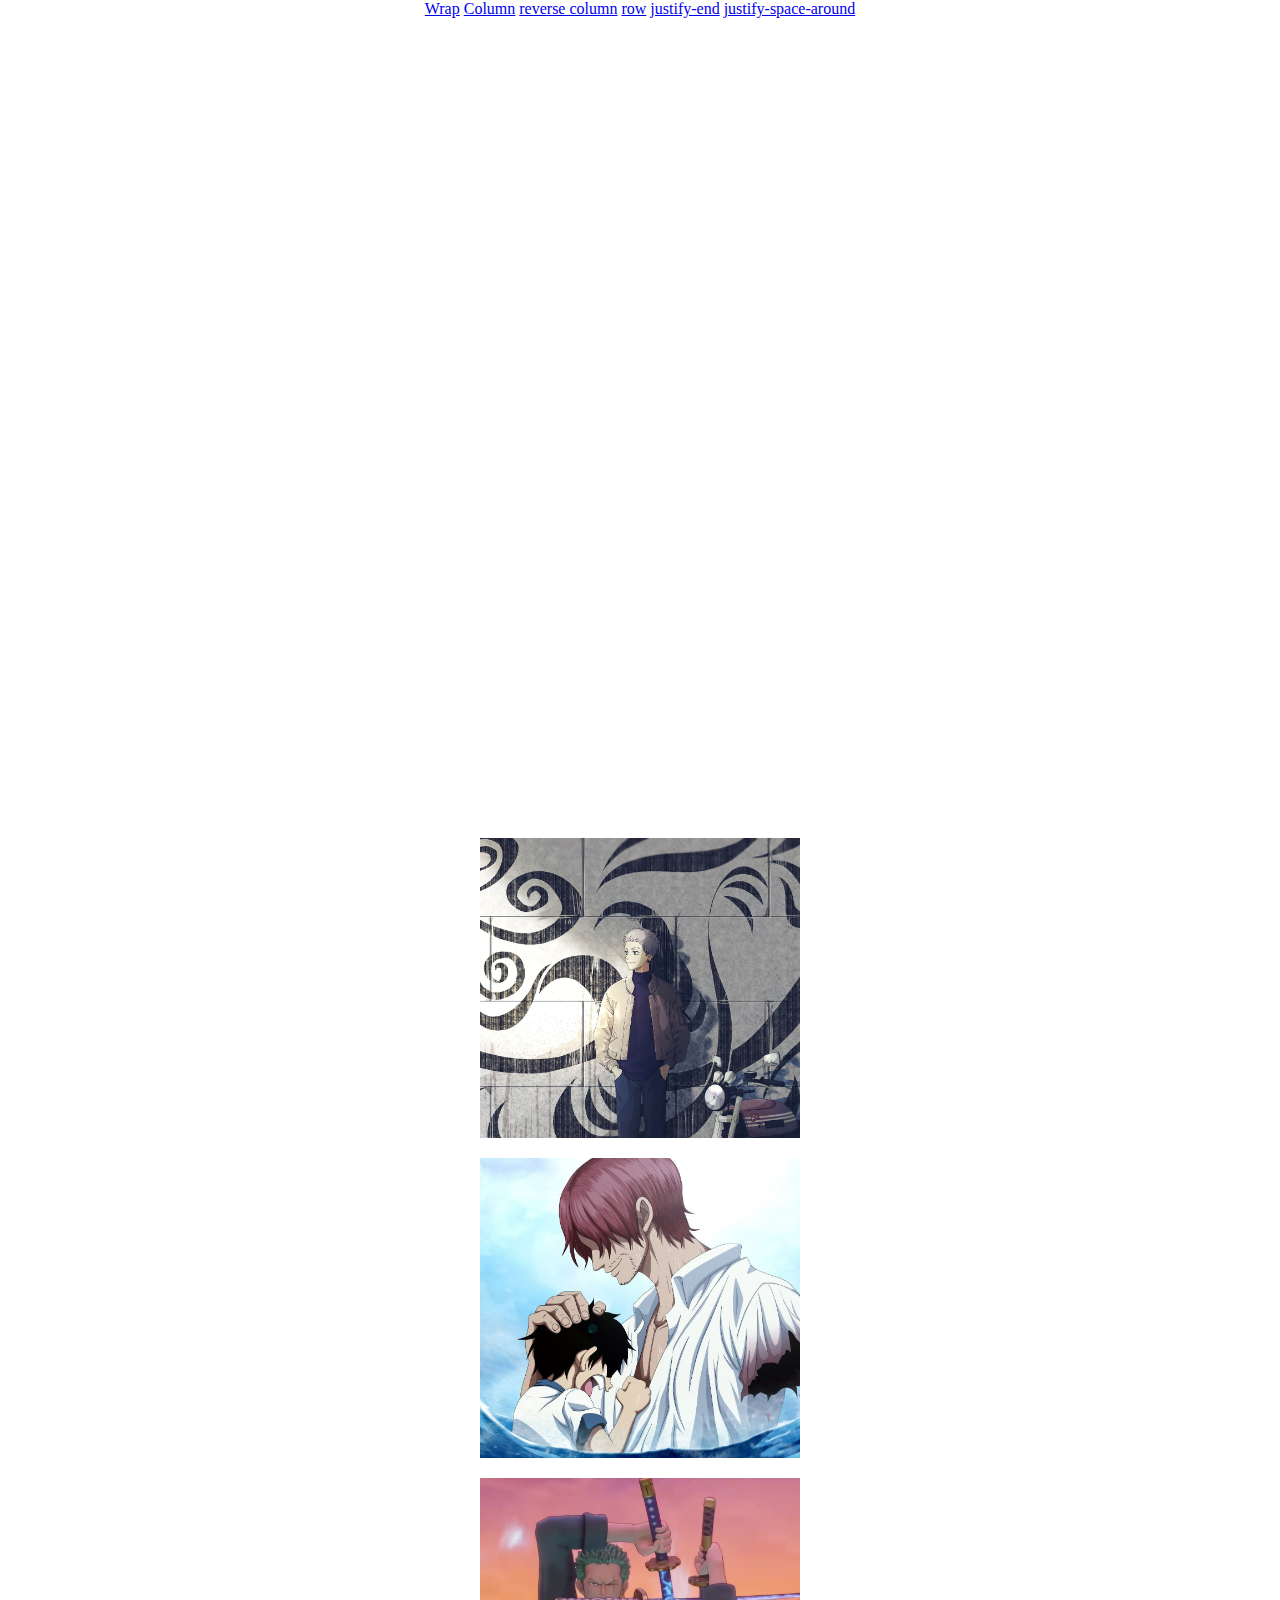
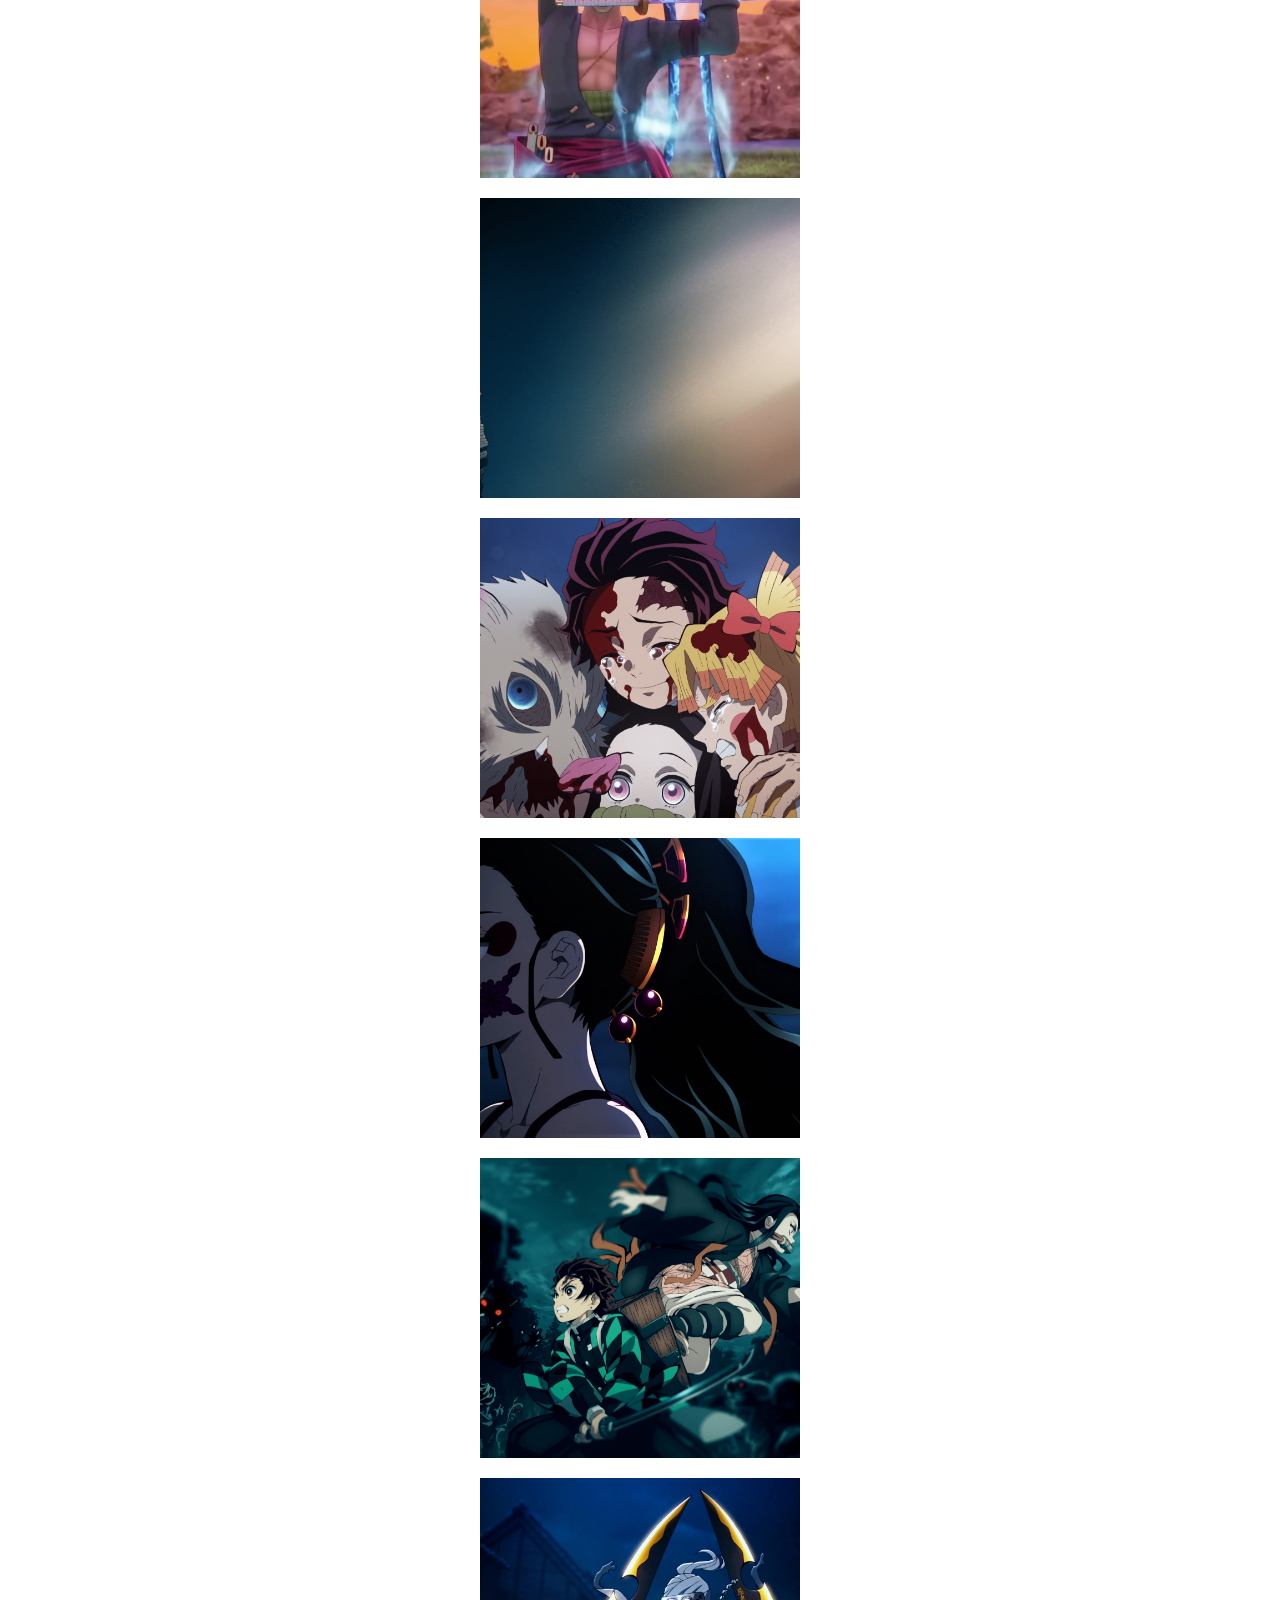
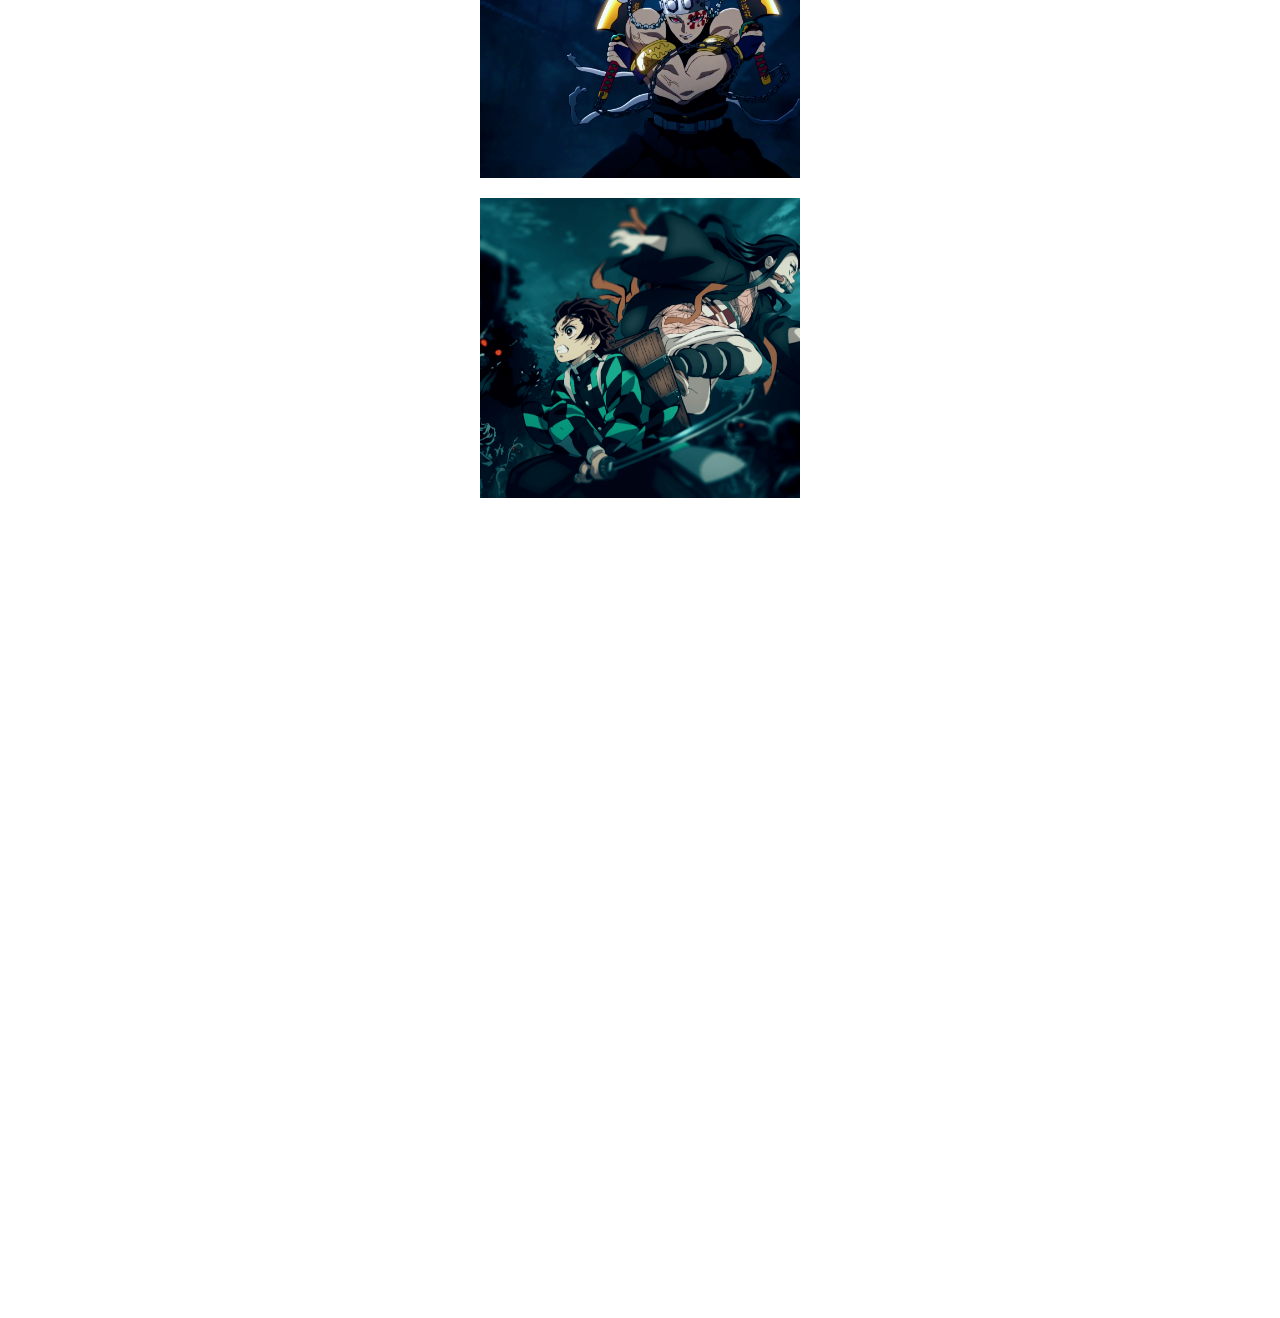
<file: flex-grid/reverse-column.html>
<!DOCTYPE html>
<html>
<head>
    <title>Wallpapers</title>
    <style>
    body {
      margin: 0;
      padding: 0;
    }
    ul {
        text-align:center;
    list-style-type: none;
    margin: 0;
    padding: 0;
    }

    li {
    display: inline;
     }

    .flex-container {
      display: flex;
    flex-direction: column-reverse;
      justify-content: center;
      align-items: center;
      height: 500vh;
    }

    .flex-item {
      width: 25%;
      height: 300px;
      margin: 10px;
      background-size: cover;
      background-position: center center;
      transition: transform 0.3s ease-in-out;
    }

    .flex-item:hover {
      transform: scale(1.05);
    }

    .image-1 {
      background-image: url('img/1.png');
    }

    .image-2 {
      background-image: url('img/2.png');
    }

    .image-3 {
      background-image: url('img/3.png');
    }

    .image-4 {
      background-image: url('img/4.jpg');
    }

    .image-5 {
      background-image: url('img/5.png');
    }
    .image-6 {
      background-image: url('img/6.png');
    }
    .image-7 {
      background-image: url('img/7.png');
    }
    .image-8 {
      background-image: url('img/8.jpg');
    }
    .image-9 {
      background-image: url('img/9.jpg');
    }
    /* Add more images as needed */

    @media screen and (max-width: 768px) {
      .flex-item {
        width: 50%;
      }
    }

    @media screen and (max-width: 480px) {
      .flex-item {
        width: 100%;
      }
    }
    </style>
</head>
<body>
    <ul>
        <li>
            <a href="index.html">Wrap</a>
        </li>
        <li>
            <a href="column.html">Column</a>
        </li>
        <li>
            <a href="reverse-column.html">reverse column</a>
        </li>
        <li>
            <a href="row.html">row</a>
        </li>
        <li>
            <a href="justify-content.html">justify-end</a>
        </li>
        <li>
            <a href=
            "just-space-around.html">justify-space-around</a>
        </li>
    </ul>
    <div class="flex-container">
        <div class="flex-item image-1"></div>
        <div class="flex-item image-2"></div>
        <div class="flex-item image-3"></div>
        <div class="flex-item image-4"></div>
        <div class="flex-item image-5"></div>
        <div class="flex-item image-6"></div>
        <div class="flex-item image-7"></div>
        <div class="flex-item image-8"></div>
        <div class="flex-item image-9"></div>
        <!-- Add more images as needed -->
    </div>
</body>
</html>
</file>
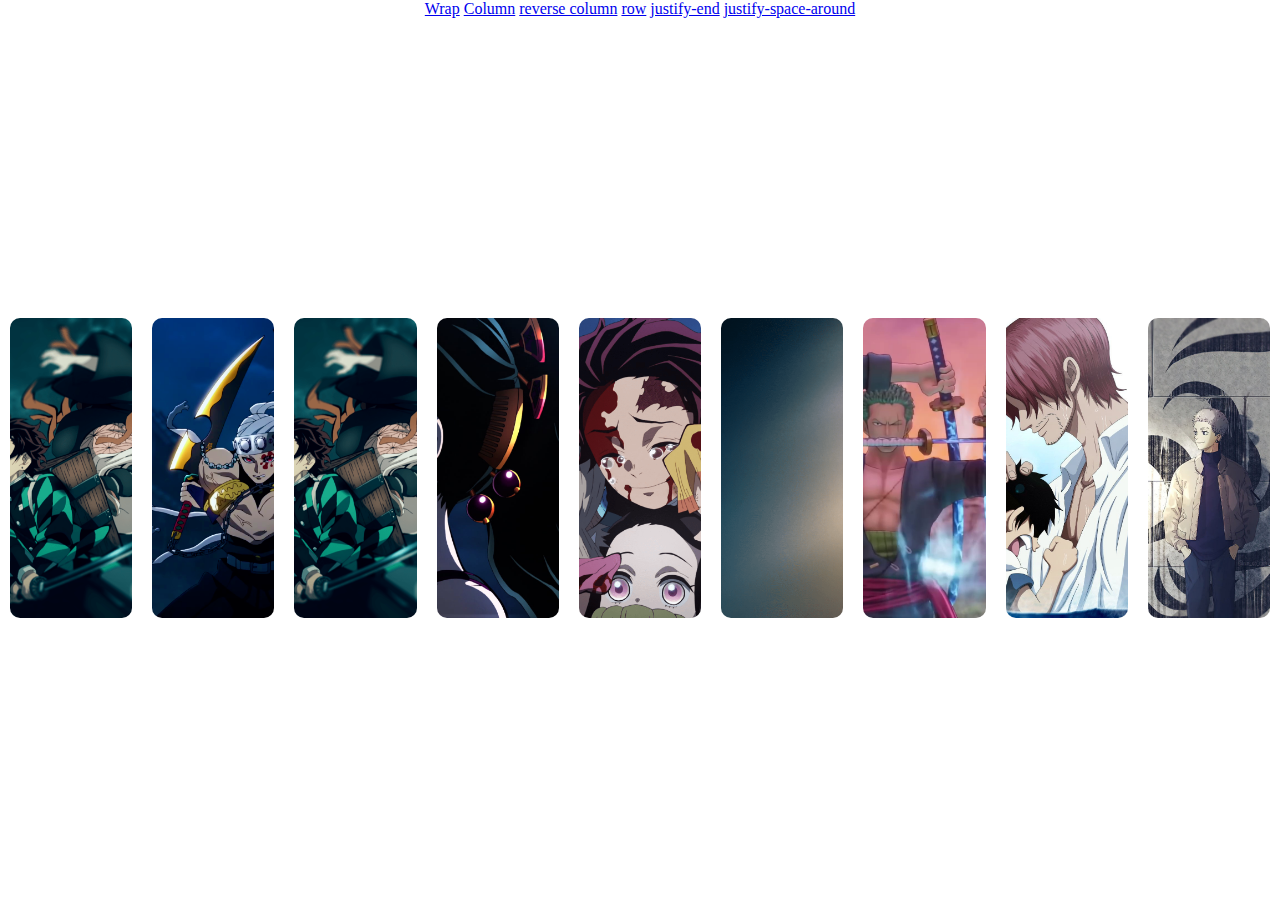
<file: flex-grid/row.html>
<!DOCTYPE html>
<html>
<head>
    <title>Wallpapers</title>
    <style>
    body {
      margin: 0;
      padding: 0;
    }
     ul {
         text-align:center;
         list-style-type: none;
         margin: 0;
         padding: 0;
     }

     li {
         display: inline;
     }

     .flex-container {
         display: flex;
         flex-direction: row;
         justify-content: center;
         align-items: center;
         height: 100vh;
     }

     .flex-item {
         border-radius:10px;
         width: 25%;
         height: 300px;
         margin: 10px;
         background-size: cover;
         background-position: center center;
         transition: transform 0.3s ease-in-out;
     }

     .flex-item:hover {
         transform: scale(1.05);
     }

     .image-1 {
         background-image: url('img/1.png');
     }

     .image-2 {
         background-image: url('img/2.png');
     }

     .image-3 {
         background-image: url('img/3.png');
     }

     .image-4 {
         background-image: url('img/4.jpg');
     }

     .image-5 {
         background-image: url('img/5.png');
     }
     .image-6 {
         background-image: url('img/6.png');
     }
     .image-7 {
         background-image: url('img/7.png');
     }
     .image-8 {
         background-image: url('img/8.jpg');
     }
     .image-9 {
         background-image: url('img/9.jpg');
     }
     /* Add more images as needed */

     @media screen and (max-width: 768px) {
         .flex-item {
             width: 50%;
         }
     }

     @media screen and (max-width: 480px) {
         .flex-item {
             width: 100%;
         }
     }
    </style>
</head>
<body>
    <ul>
        <li>
            <a href="index.html">Wrap</a>
        </li>
        <li>
            <a href="column.html">Column</a>
        </li>
        <li>
            <a href="reverse-column.html">reverse column</a>
        </li>
        <li>
            <a href="row.html">row</a>
        </li>
        <li>
            <a href="justify-content.html">justify-end</a>
        </li>
        <li>
            <a href=
            "just-space-around.html">justify-space-around</a>
        </li>
    </ul>
    <div class="flex-container">
        <div class="flex-item image-1"></div>
        <div class="flex-item image-2"></div>
        <div class="flex-item image-3"></div>
        <div class="flex-item image-4"></div>
        <div class="flex-item image-5"></div>
        <div class="flex-item image-6"></div>
        <div class="flex-item image-7"></div>
        <div class="flex-item image-8"></div>
        <div class="flex-item image-9"></div>
        <!-- Add more images as needed -->
    </div>
</body>
</html>
</file>
<file: resume-html/assets/css/style.css>
body {

  font-family: Arial, sans-serif;
  font-size: 14px;
  line-height: 1.5;
  color: #333;
  background-color: aliceblue;
}

h1, h2, h3 {
  font-weight: bold;
}

h1 {
  font-size: 28px;
  margin-bottom: 20px;
}

h2 {
  font-size: 22px;
  margin-top: 30px;
  margin-bottom: 10px;
}

h3 {
  font-size: 18px;
  margin-top: 20px;
  margin-bottom: 10px;
}

p, li {
  font-size: 16px;
  margin-bottom: 10px;
}

a {
  color: #0077cc;
}

img {
  position: absolute;
  left: 10%;
  top: 10%;
  display: block;
  margin: 0 auto;
  border-radius: 50%;
  box-shadow: 0px 0px 10px rgba(0, 0, 0, 0.2);
  width: 120px;
}
.name {

  position: absolute;
  left: 60%;
  top: 5%;
}
.progress {
  width: 100%;
  height: 20px;
  margin-bottom: 10px;
  background-color: #f2f2f2;
  border-radius: 5px;
  overflow: hidden;
}

.progress-bar {
  height: 100%;
  line-height: 20px;
  text-align: center;
  color: #fff;
  background-color: #0077cc;
  transition: width 0.5s;
}

li > label {
  display: inline-block;
  width: 80px;
}

li > .progress {
  display: inline-block;
  width: calc(100% - 80px);
  margin-left: 10px;
}

hr {
  margin-top: 20px;
  margin-bottom: 20px;
  border: none;
  border-top: 1px solid #ccc;
}
.content{
    position: absolute;
    top: 40%;
}
.float{
    display: grid;
    grid-template-columns: auto auto auto;
    padding: 10px;
}
</file>
<file: transform/style.css>
div.a {
  width: 150px;
  height: 80px;
  background-color: #2196F3;
  transform: rotate(20deg);
}

div.b {
  width: 150px;
  height: 80px;
  background-color: #2196F3;
  transform: skewY(20deg);
}

div.c {
  width: 150px;
  height: 80px;
  background-color: #2196F3;
  transform: scaleY(1.5);
}
div.d {
  width: 150px;
  height: 80px;
  background-color: #2196F3;
  transform: matrix(1, -0.3, 0, 1, 0, 0);
}

div.d:hover {
  width: 150px;
  height: 80px;
  background-color: #2196F3;
  transform: matrix(1, -0.3, 1, 0, 0, 0);
}
div.e {
  width: 150px;
  word-wrap: break-word;
  background-color: #2196F3;
}
</file>
<file: style.css>
body {
  font-family: Arial, sans-serif;
  font-size: 14px;
  line-height: 1.5;
  color: #333;
  background-color: aliceblue;
}

h1, h2, h3 {
  font-weight: bold;
}

h1 {
  font-size: 28px;
  margin-bottom: 20px;
}

h2 {
  font-size: 22px;
  margin-top: 30px;
  margin-bottom: 10px;
}

h3 {
  font-size: 18px;
  margin-top: 20px;
  margin-bottom: 10px;
}

p, li {
  font-size: 16px;
  margin-bottom: 10px;
}

a {
  color: #0077cc;
}

img {
  position: absolute;
  left: 10%;
  top: 10%;
  display: block;
  margin: 0 auto;
  border-radius: 50%;
  box-shadow: 0px 0px 10px rgba(0, 0, 0, 0.2);
  width: 120px;
}
.name {

  position: absolute;
  left: 60%;
  top: 5%;
}
.progress {
  width: 100%;
  height: 20px;
  margin-bottom: 10px;
  background-color: #f2f2f2;
  border-radius: 5px;
  overflow: hidden;
}

.progress-bar {
  height: 100%;
  line-height: 20px;
  text-align: center;
  color: #fff;
  background-color: #0077cc;
  transition: width 0.5s;
}

li > label {
  display: inline-block;
  width: 80px;
}

li > .progress {
  display: inline-block;
  width: calc(100% - 80px);
  margin-left: 10px;
}

hr {
  margin-top: 20px;
  margin-bottom: 20px;
  border: none;
  border-top: 1px solid #ccc;
}
.content{
    position: absolute;
    top: 40%;
}
.float{
    display: grid;
    grid-template-columns: auto auto auto;
    padding: 10px;
}
</file>
